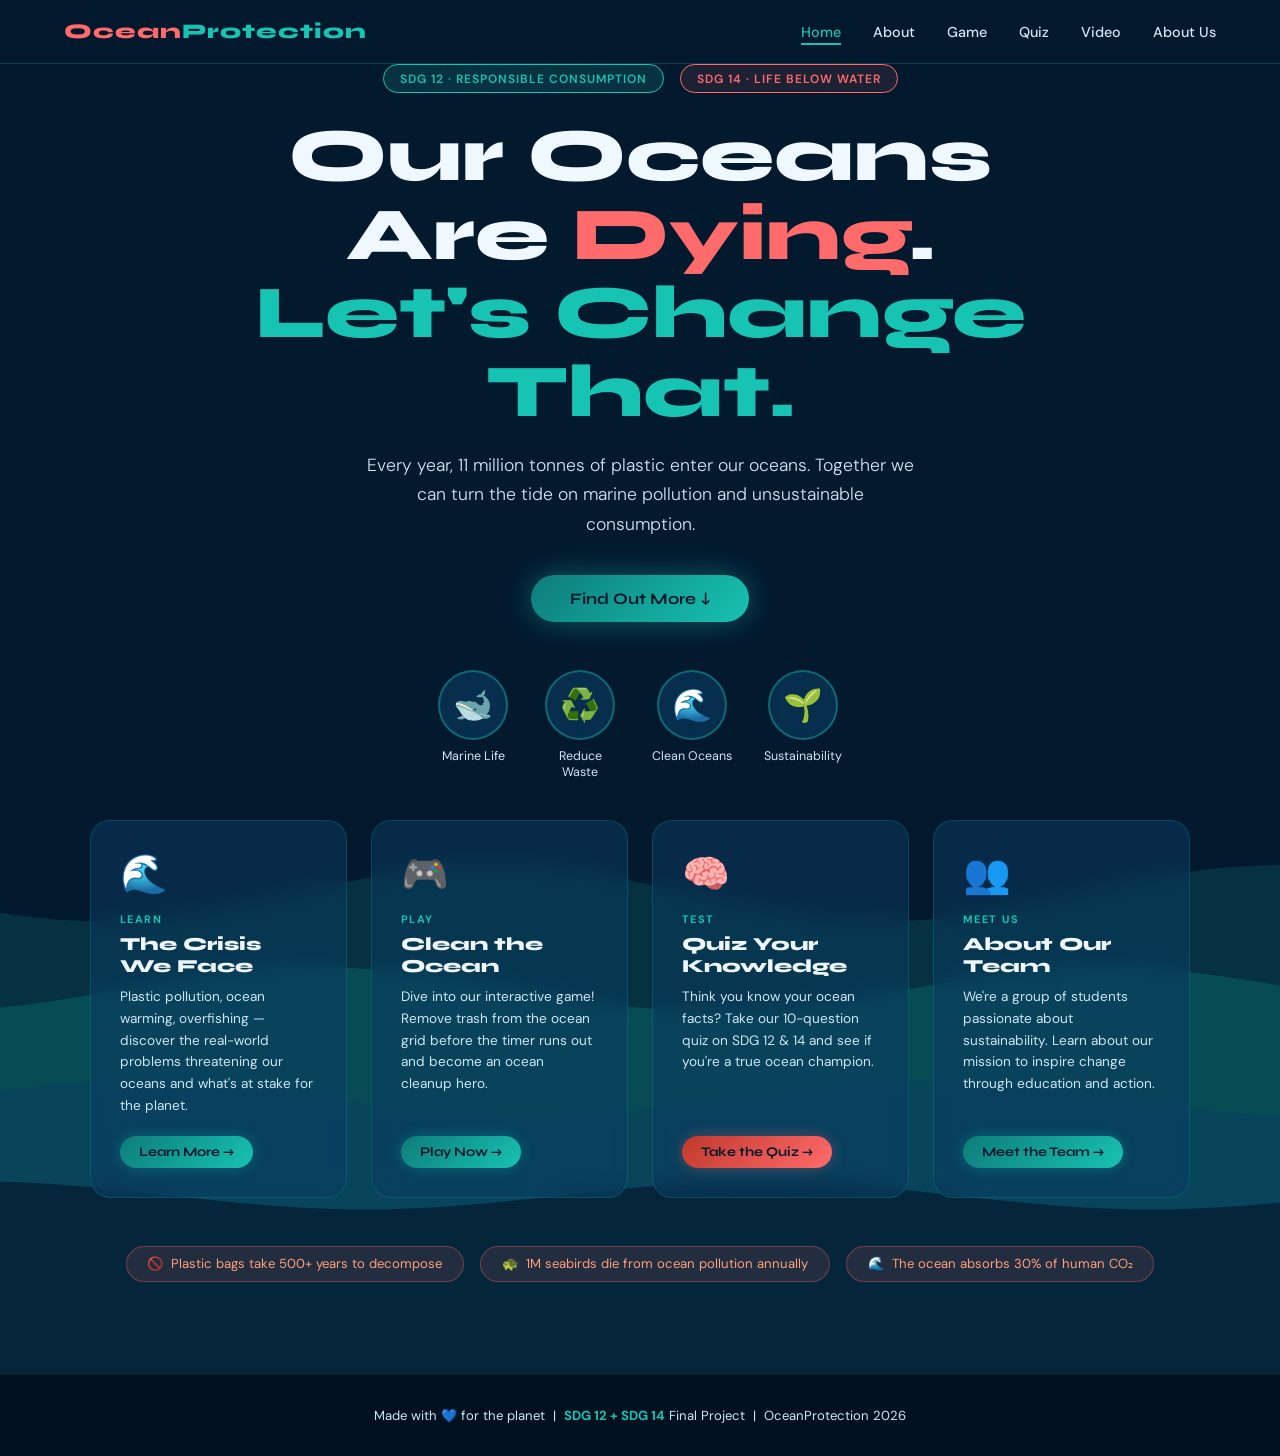
<file: index.html>
<!DOCTYPE html>
<html lang="en">
<head>
<meta charset="UTF-8">
<meta name="viewport" content="width=device-width, initial-scale=1.0">
<title>OceanProtection — SDG 12 & 14</title>
<link href="https://fonts.googleapis.com/css2?family=Syne:wght@400;600;700;800&family=DM+Sans:ital,wght@0,300;0,400;0,500;1,300&display=swap" rel="stylesheet">
<link rel="stylesheet" href="home.css">
</head>
<body>
 
<nav>
  <a href="index.html" class="nav-logo"><span>Ocean</span>Protection</a>
  <ul class="nav-links" id="navLinks">
    <li><a href="index.html" class="active">Home</a></li>
    <li><a href="about.html">About</a></li>
    <li><a href="game.html">Game</a></li>
    <li><a href="quiz.html">Quiz</a></li>
    <li><a href="video.html">Video</a></li>
    <li><a href="aboutus.html">About Us</a></li>
  </ul>
  <div class="nav-burger" onclick="document.getElementById('navLinks').classList.toggle('open')">
    <span></span><span></span><span></span>
  </div>
</nav>
 
<section id="home">
  <canvas id="wave-canvas"></canvas>
 
  <!-- Hero -->
  <div class="home-content">
    <div class="sdg-badges">
      <div class="badge">SDG 12 · Responsible Consumption</div>
      <div class="badge coral">SDG 14 · Life Below Water</div>
    </div>
    <h1 class="home-title">
      Our Oceans<br>Are <span class="accent2">Dying</span>.<br>
      <span class="accent">Let's Change That.</span>
    </h1>
    <p class="home-sub">Every year, 11 million tonnes of plastic enter our oceans. Together we can turn the tide on marine pollution and unsustainable consumption.</p>
    <a href="about.html" class="btn-primary">Find Out More ↓</a>
  </div>
 
  <!-- Floating icons -->
  <div class="icons-row">
    <div class="icon-item"><div class="icon-circle">🐋</div><div class="icon-label">Marine Life</div></div>
    <div class="icon-item"><div class="icon-circle">♻️</div><div class="icon-label">Reduce Waste</div></div>
    <div class="icon-item"><div class="icon-circle">🌊</div><div class="icon-label">Clean Oceans</div></div>
    <div class="icon-item"><div class="icon-circle">🌱</div><div class="icon-label">Sustainability</div></div>
  </div>
 

 
  <!-- Section preview cards -->
  <div class="sections-grid">
    <div class="section-card">
      <div class="sc-icon">🌊</div>
      <div class="sc-tag">Learn</div>
      <div class="sc-title">The Crisis We Face</div>
      <div class="sc-desc">Plastic pollution, ocean warming, overfishing — discover the real-world problems threatening our oceans and what's at stake for the planet.</div>
      <a href="about.html" class="btn-learn">Learn More →</a>
    </div>
    <div class="section-card">
      <div class="sc-icon">🎮</div>
      <div class="sc-tag">Play</div>
      <div class="sc-title">Clean the Ocean</div>
      <div class="sc-desc">Dive into our interactive game! Remove trash from the ocean grid before the timer runs out and become an ocean cleanup hero.</div>
      <a href="game.html" class="btn-learn">Play Now →</a>
    </div>
    <div class="section-card">
      <div class="sc-icon">🧠</div>
      <div class="sc-tag">Test</div>
      <div class="sc-title">Quiz Your Knowledge</div>
      <div class="sc-desc">Think you know your ocean facts? Take our 10-question quiz on SDG 12 & 14 and see if you're a true ocean champion.</div>
      <a href="quiz.html" class="btn-learn coral-btn">Take the Quiz →</a>
    </div>
    <div class="section-card">
      <div class="sc-icon">👥</div>
      <div class="sc-tag">Meet Us</div>
      <div class="sc-title">About Our Team</div>
      <div class="sc-desc">We're a group of students passionate about sustainability. Learn about our mission to inspire change through education and action.</div>
      <a href="aboutus.html" class="btn-learn">Meet the Team →</a>
    </div>
  </div>
 
  <!-- Awareness pills -->
  <div class="awareness-strip">
    <div class="awareness-pill"><span>🚫</span> Plastic bags take 500+ years to decompose</div>
    <div class="awareness-pill"><span>🐢</span> 1M seabirds die from ocean pollution annually</div>
    <div class="awareness-pill"><span>🌊</span> The ocean absorbs 30% of human CO₂</div>
  </div>
</section>
 
<footer>
  <p>Made with 💙 for the planet &nbsp;|&nbsp; <strong>SDG 12 + SDG 14</strong> Final Project &nbsp;|&nbsp; OceanProtection 2026</p>
</footer>
 
<script src="home.js"></script>
</body>
</html>
</file>
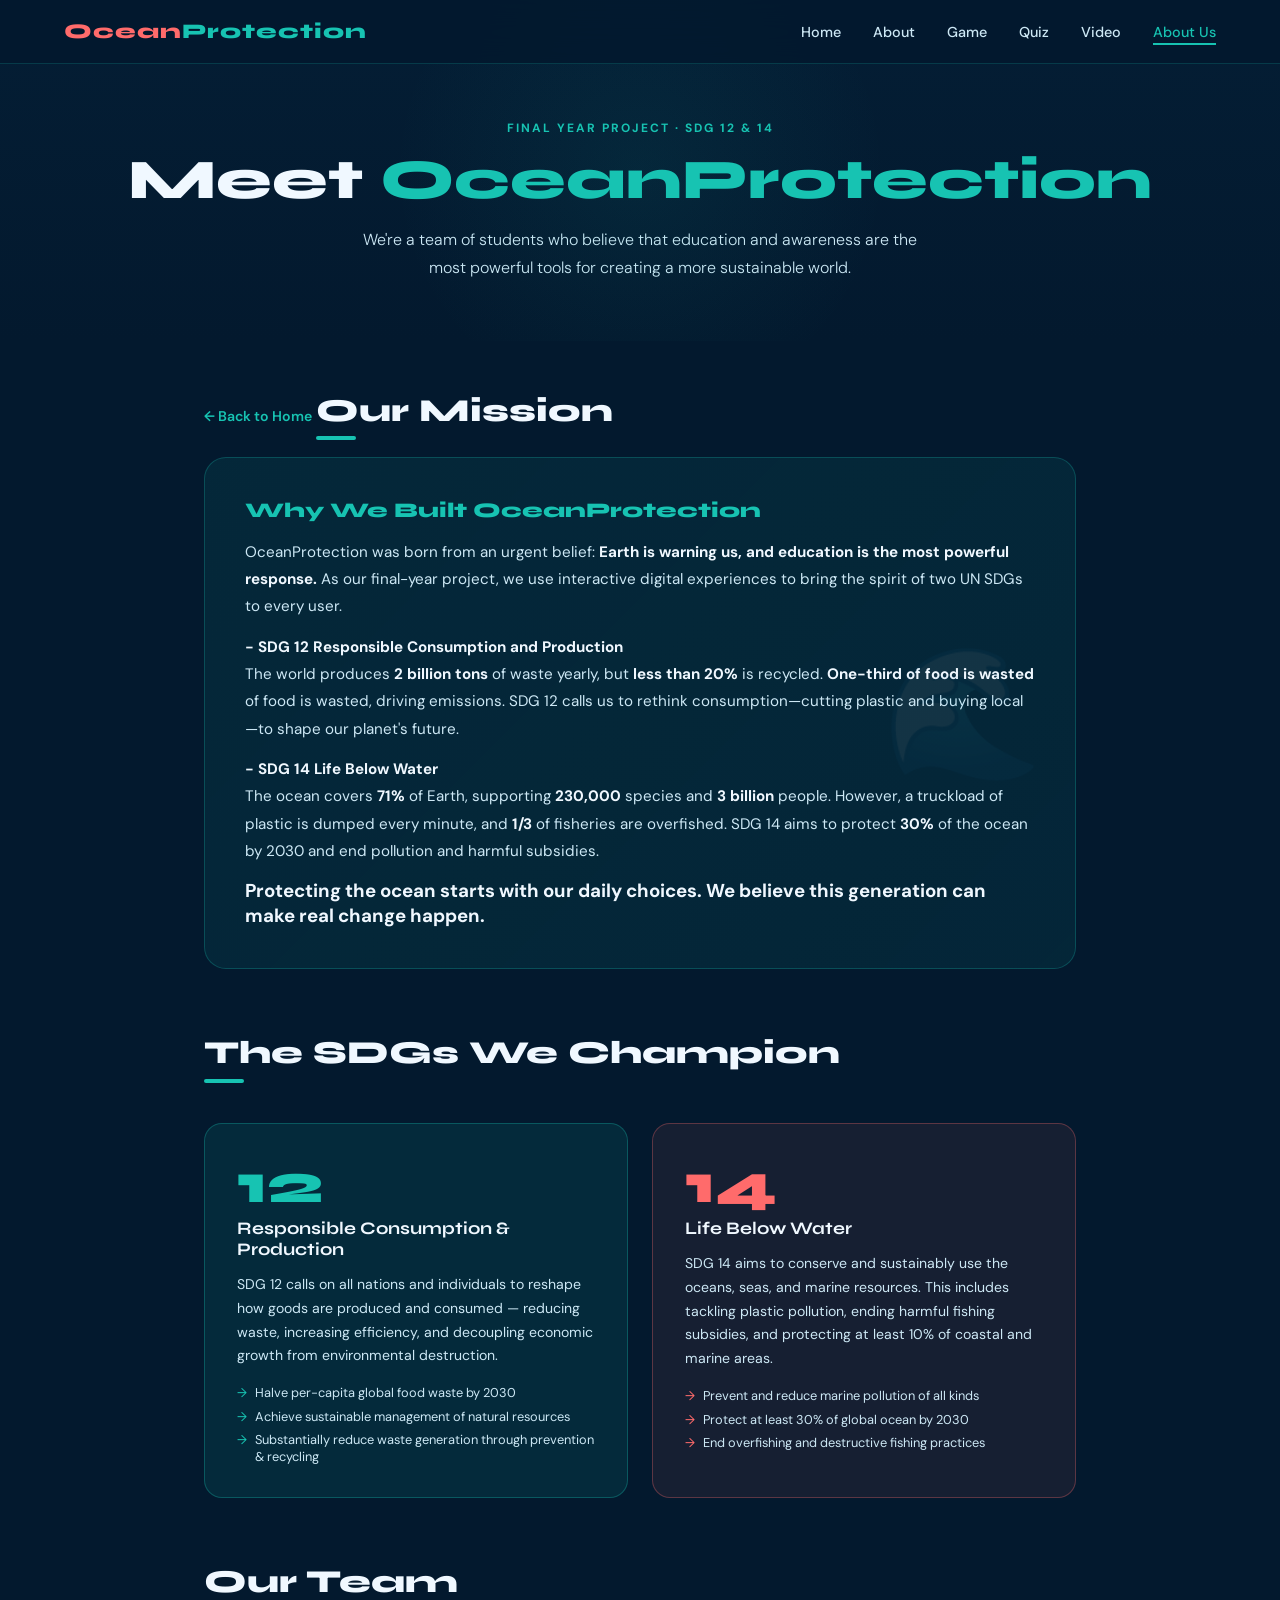
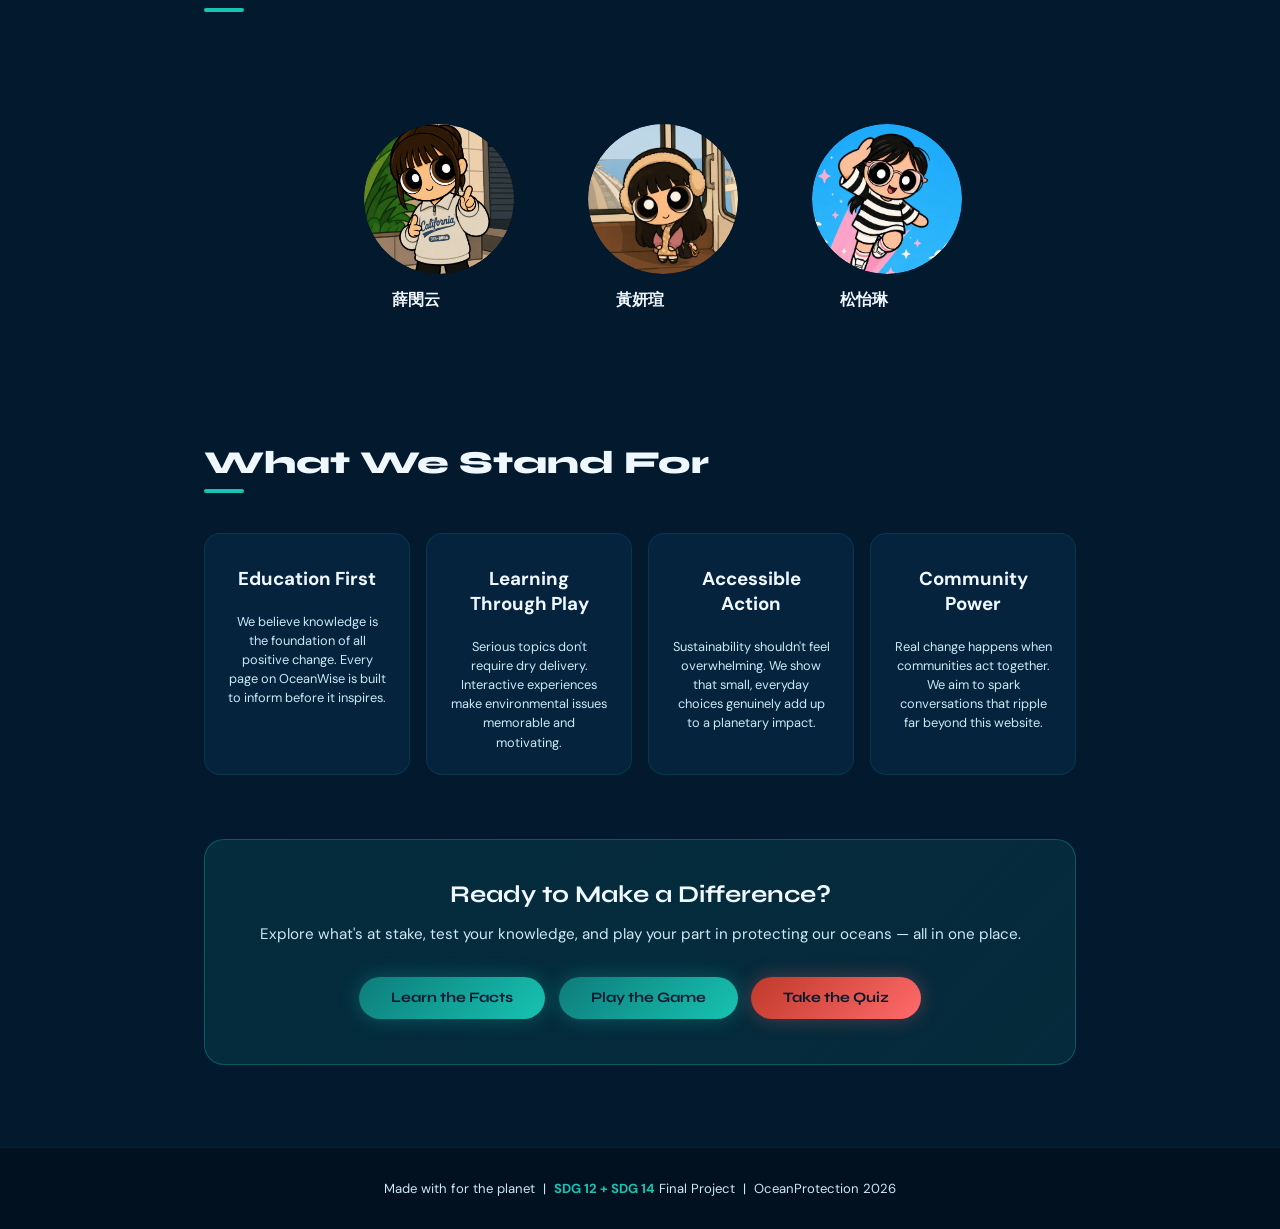
<file: aboutus.html>
<!DOCTYPE html>
<html lang="en">
<head>
<meta charset="UTF-8">
<meta name="viewport" content="width=device-width, initial-scale=1.0">
<title>About Us — OceanProtection</title>
<link href="https://fonts.googleapis.com/css2?family=Syne:wght@400;600;700;800&family=DM+Sans:ital,wght@0,300;0,400;0,500;1,300&display=swap" rel="stylesheet">
<link rel="stylesheet" href="aboutus.css">
</head>
<body>

<nav>
  <a href="index.html" class="nav-logo"><span>Ocean</span>Protection</a>
  <ul class="nav-links" id="navLinks">
    <li><a href="index.html">Home</a></li>
    <li><a href="about.html">About</a></li>
    <li><a href="game.html">Game</a></li>
    <li><a href="quiz.html">Quiz</a></li>
    <li><a href="video.html">Video</a></li>
    <li><a href="aboutus.html" class="active">About Us</a></li>
  </ul>
  <div class="nav-burger" onclick="document.getElementById('navLinks').classList.toggle('open')">
    <span></span><span></span><span></span>
  </div>
</nav>

<div class="page-hero">
  <div class="page-tag">Final Year Project · SDG 12 & 14</div>
  <h1 class="page-title">Meet <span class="accent">OceanProtection</span></h1>
  <p class="page-subtitle">We're a team of students who believe that education and awareness are the most powerful tools for creating a more sustainable world.</p>
</div>

<div class="content">
  <a href="index.html" class="back-link">← Back to Home</a>
  <!-- Mission -->
  <div class="section-label">Our Mission</div>
  <div class="mission-wrap">
    <div class="mission-title"> Why We Built OceanProtection</div>
    <p>
      OceanProtection was born from an urgent belief:
     <strong>Earth is warning us, and education is the most powerful response.</strong>
      As our final-year project, we use interactive digital experiences to bring the spirit of two UN SDGs to every user.
    </p>
    <p>
      <strong>- SDG 12 Responsible Consumption and Production</strong><br>
      The world produces <strong>2 billion tons</strong>  of waste yearly,
      but <strong>less than 20%</strong>  is recycled. <strong>One-third of food is wasted</strong> of food is wasted,
      driving emissions. SDG 12 calls us to rethink consumption—cutting plastic 
      and buying local—to shape our planet's future.
    </p>
    <p>
      <strong>- SDG 14 Life Below Water</strong><br>
      The ocean covers <strong>71%</strong>  of Earth,
      supporting <strong>230,000</strong>  species and <strong>3 billion</strong>  people.
      However, a truckload of plastic is dumped every minute,
      and <strong>1/3</strong>  of fisheries are overfished.
      SDG 14 aims to protect <strong>30%</strong>  of the ocean by 2030 and end pollution and harmful subsidies.
    </p>
    <h3><strong>Protecting the ocean starts with our daily choices. We believe this generation can make real change happen.</strong></h3>
  </div>

  <!-- SDG cards -->
  <div class="section-label">The SDGs We Champion</div>
  <div class="sdg-wrap">
    <div class="sdg-card card12">
      <div class="sdg-num">12</div>
      <div class="sdg-name">Responsible Consumption & Production</div>
      <p>SDG 12 calls on all nations and individuals to reshape how goods are produced and consumed — reducing waste, increasing efficiency, and decoupling economic growth from environmental destruction.</p>
      <div class="sdg-targets">
        <div class="sdg-t">Halve per-capita global food waste by 2030</div>
        <div class="sdg-t">Achieve sustainable management of natural resources</div>
        <div class="sdg-t">Substantially reduce waste generation through prevention & recycling</div>
      </div>
    </div>
    <div class="sdg-card card14">
      <div class="sdg-num">14</div>
      <div class="sdg-name">Life Below Water</div>
      <p>SDG 14 aims to conserve and sustainably use the oceans, seas, and marine resources. This includes tackling plastic pollution, ending harmful fishing subsidies, and protecting at least 10% of coastal and marine areas.</p>
      <div class="sdg-targets">
        <div class="sdg-t">Prevent and reduce marine pollution of all kinds</div>
        <div class="sdg-t">Protect at least 30% of global ocean by 2030</div>
        <div class="sdg-t">End overfishing and destructive fishing practices</div>
      </div>
    </div>
  </div>

  <!-- Team -->
  <div class="section-label">Our Team </div>
  <div class="team-grid">
    <div class="team-card">
      <div class="avatar avatar-photo">
         <img src="Image03.jpg" alt="薛閔云">
        </div>
        <h3>薛閔云</h3>
    </div>
    <div class="team-card">
        <div class="avatar avatar-photo">
         <img src="Image02.jpg" alt="黃妍瑄">
        </div>
        <h3>黃妍瑄</h3>
    </div>
    <div class="team-card">
        <div class="avatar avatar-photo">
         <img src="Image01.jpg" alt="松怡琳">
        </div>
        <h3>松怡琳</h3>
    </div>
  </div>

  <!-- Values -->
  <div class="section-label">What We Stand For</div>
  <div class="values-grid">
    <div class="value-card">
      <div class="value-icon"></div>
      <h3>Education First</h3>
      <br>
      <p>We believe knowledge is the foundation of all positive change. Every page on OceanWise is built to inform before it inspires.</p>
    </div>
    <div class="value-card">
      <div class="value-icon"></div>
      <h3>Learning Through Play</h3>
      <br>
      <p>Serious topics don't require dry delivery. Interactive experiences make environmental issues memorable and motivating.</p>
    </div>
    <div class="value-card">
      <div class="value-icon"></div>
      <h3>Accessible Action</h3>
      <br>
      <p>Sustainability shouldn't feel overwhelming. We show that small, everyday choices genuinely add up to a planetary impact.</p>
    </div>
    <div class="value-card">
      <div class="value-icon"></div>
      <h3>Community Power</h3>
      <br>
      <p>Real change happens when communities act together. We aim to spark conversations that ripple far beyond this website.</p>
    </div>
  </div>

  <!-- CTA -->
  <div class="cta-box">
    <h3>Ready to Make a Difference? </h3>
    <p>Explore what's at stake, test your knowledge, and play your part in protecting our oceans — all in one place.</p>
    <a href="about.html" class="btn-cta"> Learn the Facts</a>
    <a href="game.html" class="btn-cta"> Play the Game</a>
    <a href="quiz.html" class="btn-cta coral"> Take the Quiz</a>
  </div>
</div>

<footer>
  <p>Made with  for the planet &nbsp;|&nbsp; <strong>SDG 12 + SDG 14</strong> Final Project &nbsp;|&nbsp; OceanProtection 2026</p>
</footer>

<script src="aboutus.js"></script>
</body>
</html>
</file>
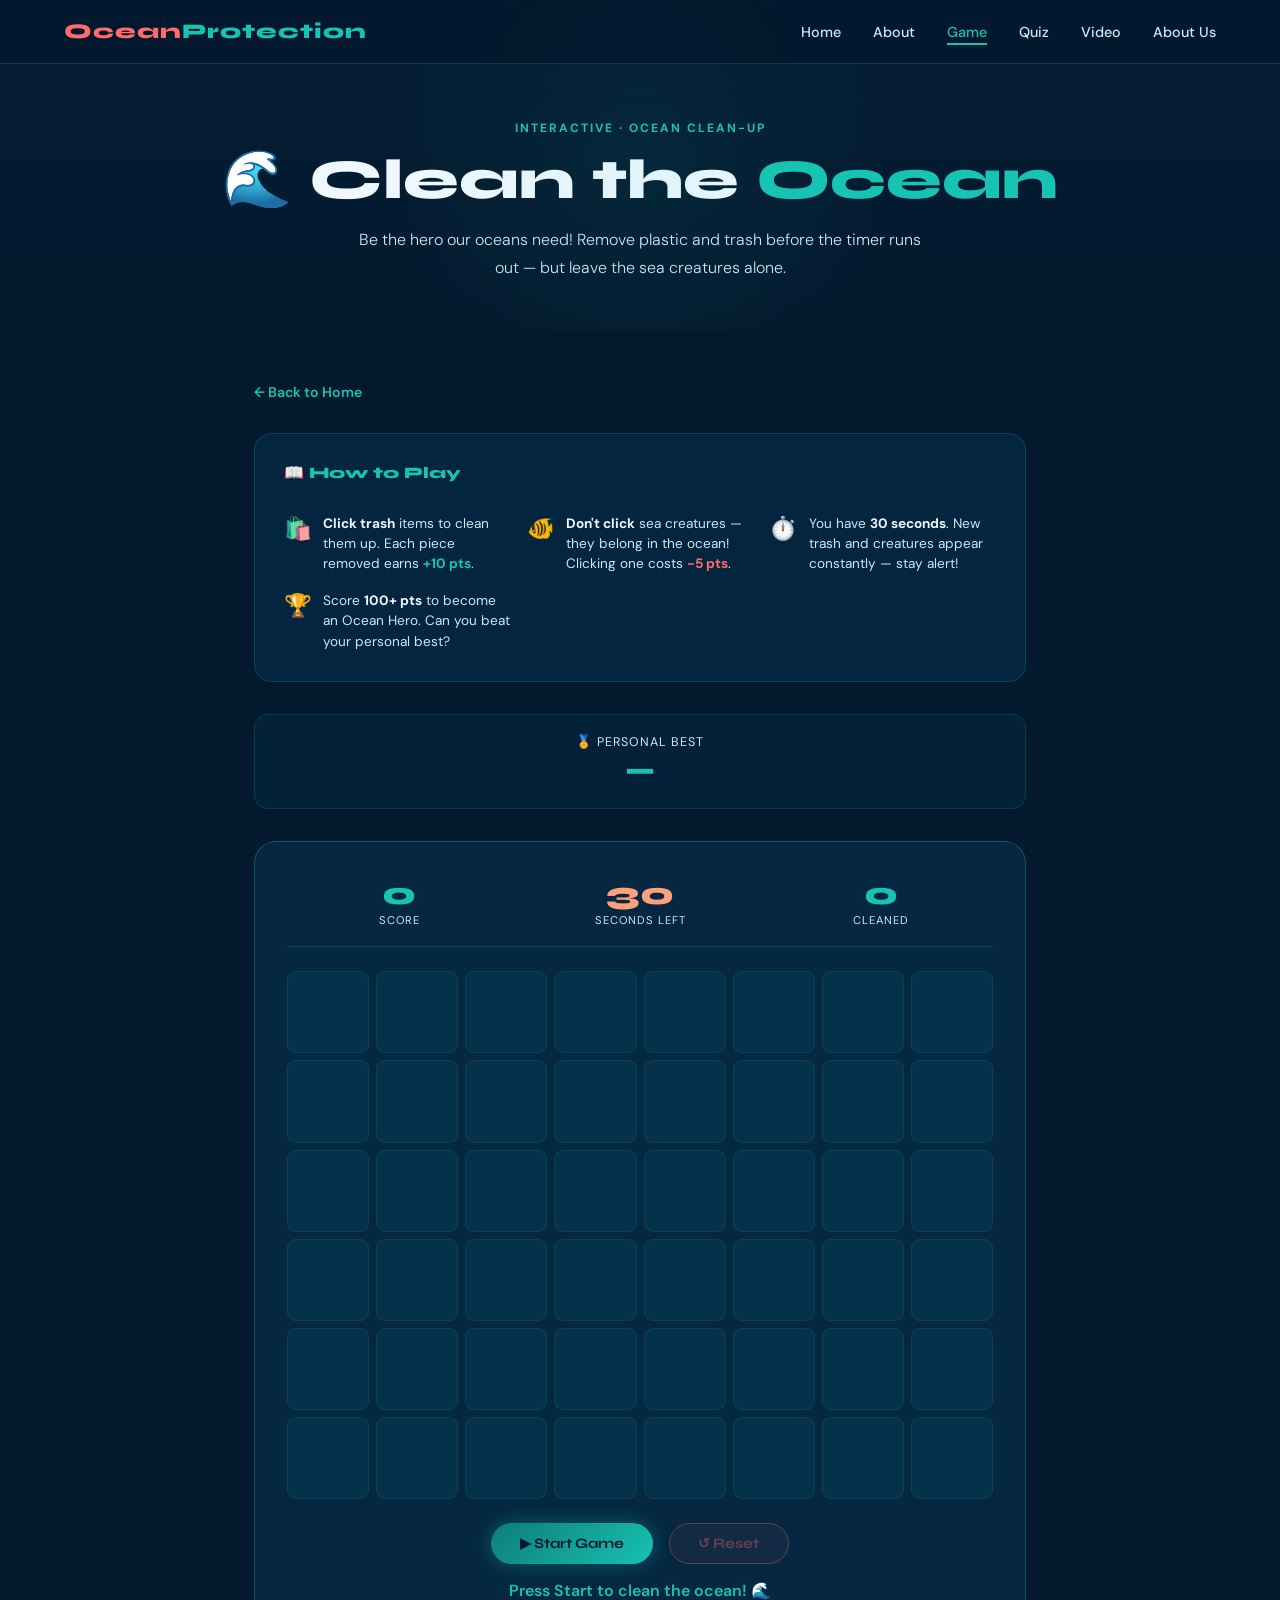
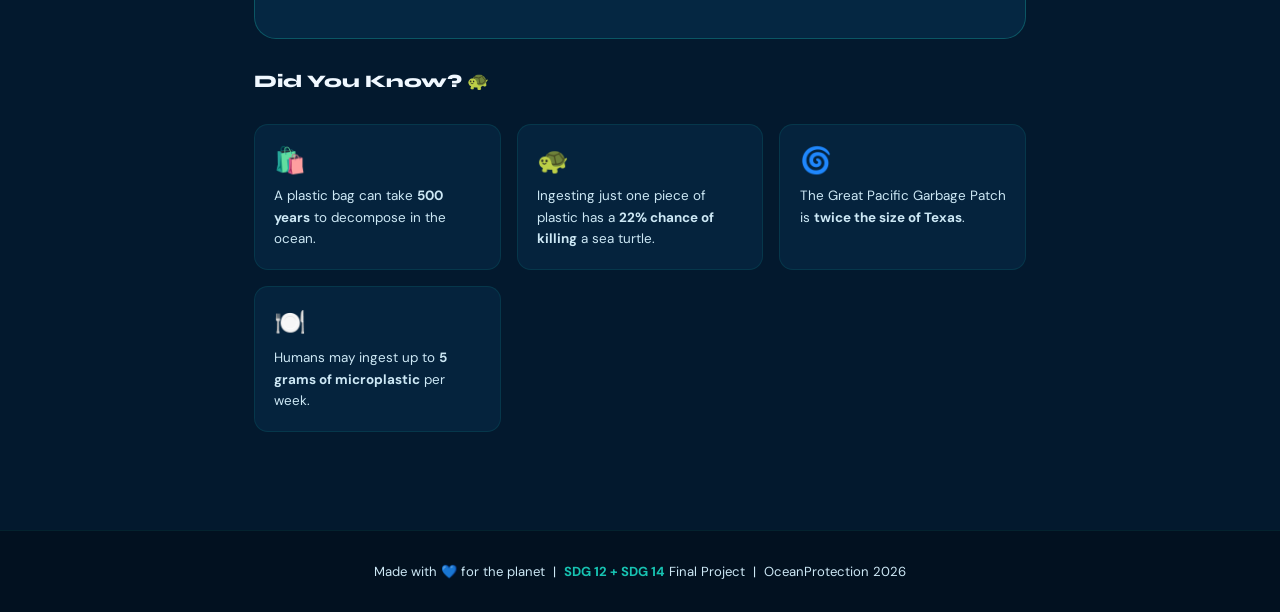
<file: game.html>
<!DOCTYPE html>
<html lang="en">
<head>
  <meta charset="UTF-8">
  <meta name="viewport" content="width=device-width, initial-scale=1.0">
  <title>Game — OceanProtection</title>
  <link href="https://fonts.googleapis.com/css2?family=Syne:wght@400;600;700;800&family=DM+Sans:ital,wght@0,300;0,400;0,500;1,300&display=swap" rel="stylesheet">
  <!-- CSS linked in <head> -->
  <link rel="stylesheet" href="game.css">
</head>
<body>

<nav>
  <a href="index.html" class="nav-logo"><span>Ocean</span>Protection</a>
  <ul class="nav-links" id="navLinks">
    <li><a href="index.html">Home</a></li>
    <li><a href="about.html">About</a></li>
    <li><a href="game.html" class="active">Game</a></li>
    <li><a href="quiz.html">Quiz</a></li>
    <li><a href="video.html">Video</a></li>
    <li><a href="aboutus.html">About Us</a></li>
  </ul>
  <div class="nav-burger" onclick="document.getElementById('navLinks').classList.toggle('open')">
    <span></span>
    <span></span>
    <span></span>
  </div>
</nav>

<div class="page-hero">
  <div class="page-tag">Interactive · Ocean Clean-Up</div>
  <h1 class="page-title">🌊 Clean the <span class="accent">Ocean</span></h1>
  <p class="page-subtitle">Be the hero our oceans need! Remove plastic and trash before the timer runs out — but leave the sea creatures alone.</p>
</div>

<div class="content">
  <a href="index.html" class="back-link">← Back to Home</a>

  <div class="how-to-play">
    <div class="htp-title">📖 How to Play</div>
    <div class="htp-item"><div class="htp-icon">🛍️</div><div class="htp-text"><strong>Click trash</strong> items to clean them up. Each piece removed earns <strong style="color:#17c3b2">+10 pts</strong>.</div></div>
    <div class="htp-item"><div class="htp-icon">🐠</div><div class="htp-text"><strong>Don't click</strong> sea creatures — they belong in the ocean! Clicking one costs <strong style="color:#ff6b6b">-5 pts</strong>.</div></div>
    <div class="htp-item"><div class="htp-icon">⏱️</div><div class="htp-text">You have <strong>30 seconds</strong>. New trash and creatures appear constantly — stay alert!</div></div>
    <div class="htp-item"><div class="htp-icon">🏆</div><div class="htp-text">Score <strong>100+ pts</strong> to become an Ocean Hero. Can you beat your personal best?</div></div>
  </div>

  <div class="best-score">
    <div class="label">🏅 Personal Best</div>
    <div class="val" id="bestDisplay">—</div>
  </div>

  <div id="game-area">
    <div class="game-hud">
      <div class="hud-item"><div class="hud-val" id="g-score">0</div><div class="hud-label">Score</div></div>
      <div class="hud-item timer" id="timerBox"><div class="hud-val" id="g-timer">30</div><div class="hud-label">Seconds Left</div></div>
      <div class="hud-item"><div class="hud-val" id="g-cleaned">0</div><div class="hud-label">Cleaned</div></div>
    </div>
    <div id="ocean-grid"></div>
    <div class="game-controls">
      <button class="btn-game btn-start" id="startBtn" onclick="startGame()">▶ Start Game</button>
      <button class="btn-game btn-reset" id="resetBtn" onclick="resetGame()" disabled>↺ Reset</button>
    </div>
    <div id="game-msg">Press Start to clean the ocean! 🌊</div>
  </div>

  <div style="font-family:'Syne',sans-serif;font-size:1.1rem;font-weight:800;margin-bottom:1rem;">Did You Know? 🐢</div>
  <div class="facts-grid">
    <div class="fact-card"><div class="fi">🛍️</div><p>A plastic bag can take <strong>500 years</strong> to decompose in the ocean.</p></div>
    <div class="fact-card"><div class="fi">🐢</div><p>Ingesting just one piece of plastic has a <strong>22% chance of killing</strong> a sea turtle.</p></div>
    <div class="fact-card"><div class="fi">🌀</div><p>The Great Pacific Garbage Patch is <strong>twice the size of Texas</strong>.</p></div>
    <div class="fact-card"><div class="fi">🍽️</div><p>Humans may ingest up to <strong>5 grams of microplastic</strong> per week.</p></div>
  </div>
</div>

<footer>
  <p>Made with 💙 for the planet &nbsp;|&nbsp; <strong>SDG 12 + SDG 14</strong> Final Project &nbsp;|&nbsp; OceanProtection 2026</p>
</footer>

<!-- JS at bottom of body so all HTML elements exist when script runs -->
<script src="game.js"></script>
</body>
</html>
</file>
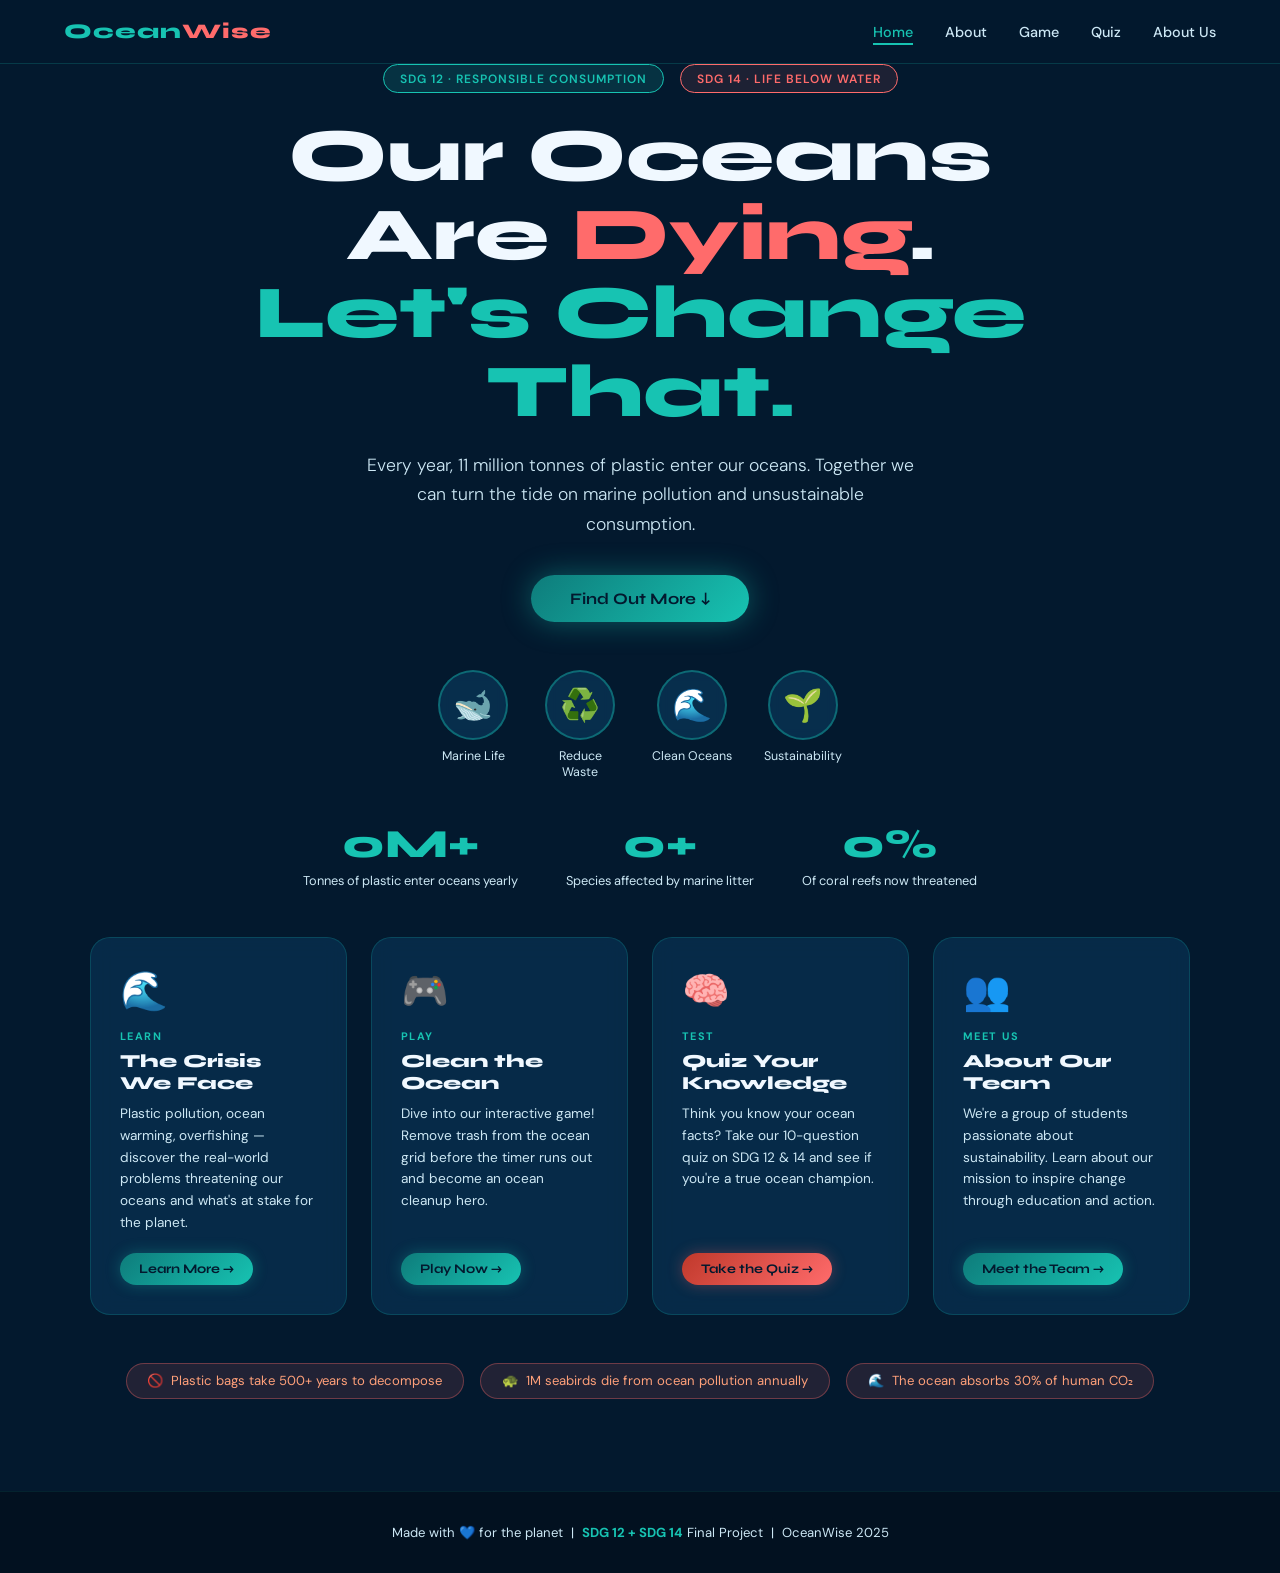
<file: home.html>
<!DOCTYPE html>
<html lang="en">
<head>
<meta charset="UTF-8">
<meta name="viewport" content="width=device-width, initial-scale=1.0">
<title>OceanWise — SDG 12 & 14</title>
<link href="https://fonts.googleapis.com/css2?family=Syne:wght@400;600;700;800&family=DM+Sans:ital,wght@0,300;0,400;0,500;1,300&display=swap" rel="stylesheet">
<link rel="stylesheet" href="home.css">
</head>
<body>
 
<nav>
  <a href="index.html" class="nav-logo">Ocean<span>Wise</span></a>
  <ul class="nav-links" id="navLinks">
    <li><a href="index.html" class="active">Home</a></li>
    <li><a href="about.html">About</a></li>
    <li><a href="game.html">Game</a></li>
    <li><a href="quiz.html">Quiz</a></li>
    <li><a href="aboutus.html">About Us</a></li>
  </ul>
  <div class="nav-burger" onclick="document.getElementById('navLinks').classList.toggle('open')">
    <span></span><span></span><span></span>
  </div>
</nav>
 
<section id="home">
  <canvas id="wave-canvas"></canvas>
 
  <!-- Hero -->
  <div class="home-content">
    <div class="sdg-badges">
      <div class="badge">SDG 12 · Responsible Consumption</div>
      <div class="badge coral">SDG 14 · Life Below Water</div>
    </div>
    <h1 class="home-title">
      Our Oceans<br>Are <span class="accent2">Dying</span>.<br>
      <span class="accent">Let's Change That.</span>
    </h1>
    <p class="home-sub">Every year, 11 million tonnes of plastic enter our oceans. Together we can turn the tide on marine pollution and unsustainable consumption.</p>
    <a href="about.html" class="btn-primary">Find Out More ↓</a>
  </div>
 
  <!-- Floating icons -->
  <div class="icons-row">
    <div class="icon-item"><div class="icon-circle">🐋</div><div class="icon-label">Marine Life</div></div>
    <div class="icon-item"><div class="icon-circle">♻️</div><div class="icon-label">Reduce Waste</div></div>
    <div class="icon-item"><div class="icon-circle">🌊</div><div class="icon-label">Clean Oceans</div></div>
    <div class="icon-item"><div class="icon-circle">🌱</div><div class="icon-label">Sustainability</div></div>
  </div>
 
  <!-- Counters -->
  <div class="counters">
    <div class="counter-item">
      <div><span class="counter-num" data-target="11">0</span><span class="counter-suffix">M+</span></div>
      <div class="counter-label">Tonnes of plastic enter oceans yearly</div>
    </div>
    <div class="counter-item">
      <div><span class="counter-num" data-target="700">0</span><span class="counter-suffix">+</span></div>
      <div class="counter-label">Species affected by marine litter</div>
    </div>
    <div class="counter-item">
      <div><span class="counter-num" data-target="50">0</span><span class="counter-suffix">%</span></div>
      <div class="counter-label">Of coral reefs now threatened</div>
    </div>
  </div>
 
  <!-- Section preview cards -->
  <div class="sections-grid">
    <div class="section-card">
      <div class="sc-icon">🌊</div>
      <div class="sc-tag">Learn</div>
      <div class="sc-title">The Crisis We Face</div>
      <div class="sc-desc">Plastic pollution, ocean warming, overfishing — discover the real-world problems threatening our oceans and what's at stake for the planet.</div>
      <a href="about.html" class="btn-learn">Learn More →</a>
    </div>
    <div class="section-card">
      <div class="sc-icon">🎮</div>
      <div class="sc-tag">Play</div>
      <div class="sc-title">Clean the Ocean</div>
      <div class="sc-desc">Dive into our interactive game! Remove trash from the ocean grid before the timer runs out and become an ocean cleanup hero.</div>
      <a href="game.html" class="btn-learn">Play Now →</a>
    </div>
    <div class="section-card">
      <div class="sc-icon">🧠</div>
      <div class="sc-tag">Test</div>
      <div class="sc-title">Quiz Your Knowledge</div>
      <div class="sc-desc">Think you know your ocean facts? Take our 10-question quiz on SDG 12 & 14 and see if you're a true ocean champion.</div>
      <a href="quiz.html" class="btn-learn coral-btn">Take the Quiz →</a>
    </div>
    <div class="section-card">
      <div class="sc-icon">👥</div>
      <div class="sc-tag">Meet Us</div>
      <div class="sc-title">About Our Team</div>
      <div class="sc-desc">We're a group of students passionate about sustainability. Learn about our mission to inspire change through education and action.</div>
      <a href="aboutus.html" class="btn-learn">Meet the Team →</a>
    </div>
  </div>
 
  <!-- Awareness pills -->
  <div class="awareness-strip">
    <div class="awareness-pill"><span>🚫</span> Plastic bags take 500+ years to decompose</div>
    <div class="awareness-pill"><span>🐢</span> 1M seabirds die from ocean pollution annually</div>
    <div class="awareness-pill"><span>🌊</span> The ocean absorbs 30% of human CO₂</div>
  </div>
</section>
 
<footer>
  <p>Made with 💙 for the planet &nbsp;|&nbsp; <strong>SDG 12 + SDG 14</strong> Final Project &nbsp;|&nbsp; OceanWise 2025</p>
</footer>
 
<script scr="home.js"></script>
</body>
</html>
</file>
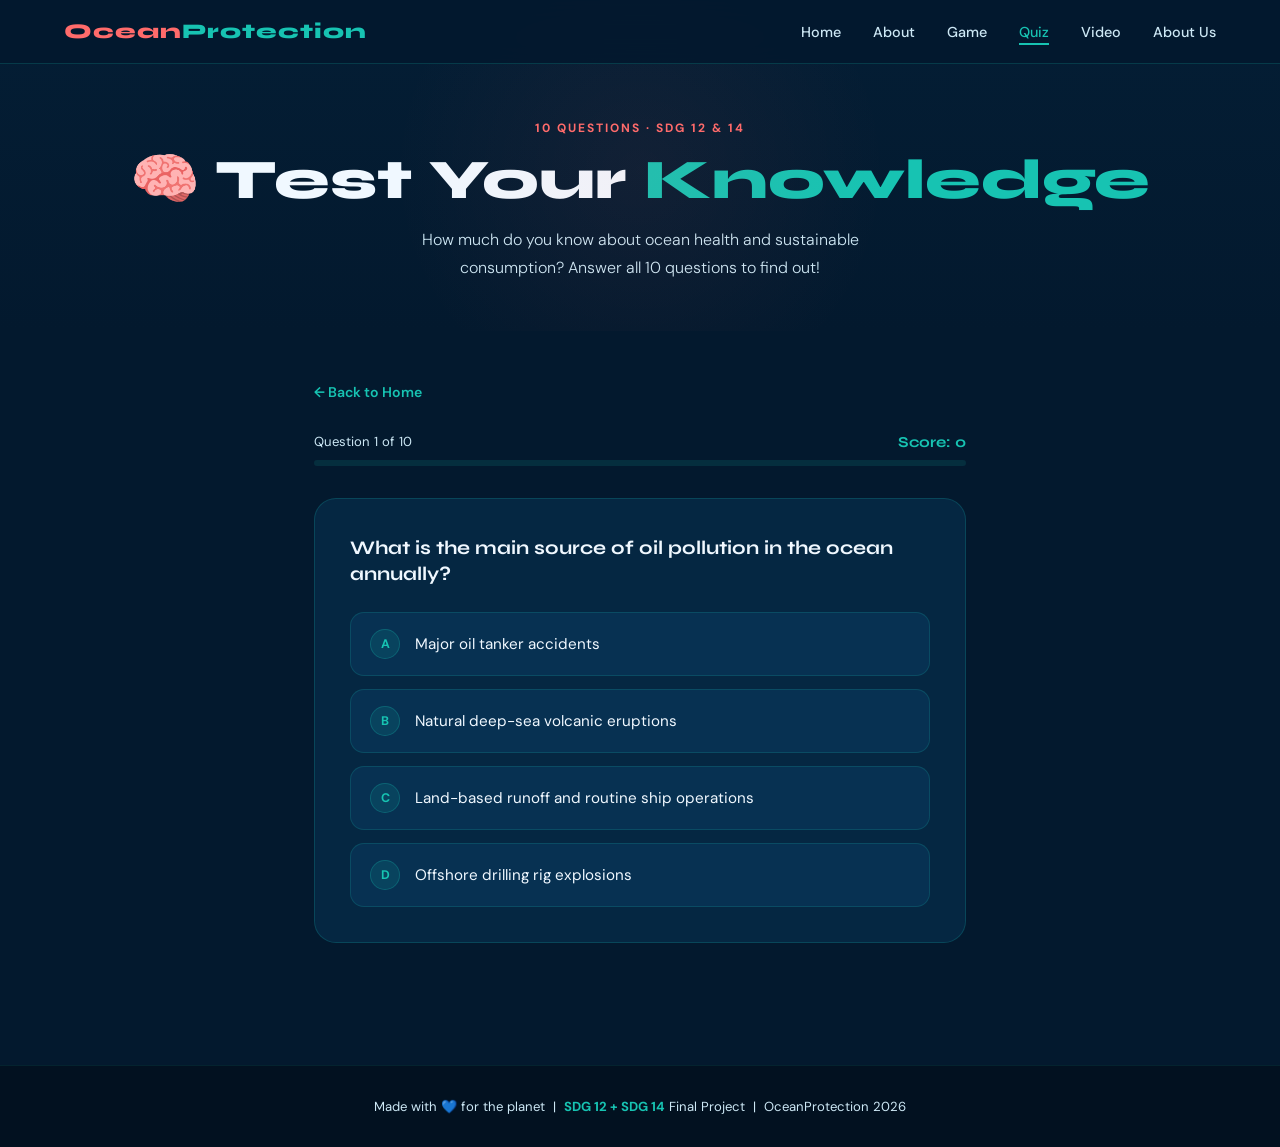
<file: quiz.html>
<!DOCTYPE html>
<html lang="en">
<head>
<meta charset="UTF-8">
<meta name="viewport" content="width=device-width, initial-scale=1.0">
<title>Quiz — OceanProtection</title>
<link href="https://fonts.googleapis.com/css2?family=Syne:wght@400;600;700;800&family=DM+Sans:ital,wght@0,300;0,400;0,500;1,300&display=swap" rel="stylesheet">
<link rel="stylesheet" href="quiz.css">
</head>
<body>

<nav>
  <a href="index.html" class="nav-logo"><span>Ocean</span>Protection</a>
  <ul class="nav-links" id="navLinks">
    <li><a href="index.html">Home</a></li>
    <li><a href="about.html">About</a></li>
    <li><a href="game.html">Game</a></li>
    <li><a href="quiz.html" class="active">Quiz</a></li>
    <li><a href="video.html">Video</a></li>
    <li><a href="aboutus.html">About Us</a></li>
  </ul>
  <div class="nav-burger" onclick="document.getElementById('navLinks').classList.toggle('open')">
    <span></span><span></span><span></span>
  </div>
</nav>

<div class="page-hero">
  <div class="page-tag">10 Questions · SDG 12 & 14</div>
  <h1 class="page-title">🧠 Test Your <span class="accent">Knowledge</span></h1>
  <p class="page-subtitle">How much do you know about ocean health and sustainable consumption? Answer all 10 questions to find out!</p>
</div>

<div class="content">
  <a href="index.html" class="back-link">← Back to Home</a>

  <!-- Quiz body -->
  <div id="quiz-body">
    <div class="quiz-meta">
      <span class="q-counter" id="qNum">Question 1 of 10</span>
      <span class="q-score-live" id="qScoreLive">Score: 0</span>
    </div>
    <div class="progress-bar"><div class="progress-fill" id="progressFill" style="width:0%"></div></div>

    <div class="quiz-card" id="quizCard">
      <div class="quiz-q" id="qText"></div>
      <div class="options" id="qOptions"></div>
      <div class="feedback" id="qFeedback"></div>
    </div>

    <button class="btn-next" id="btnNext" onclick="nextQuestion()">Next Question →</button>
  </div>

  <!-- Result -->
  <div id="quiz-result">
    <div class="result-card" id="resultCard">
      <div class="r-emoji" id="rEmoji"></div>
      <div class="r-title" id="rTitle"></div>
      <div class="r-score" id="rScore"></div>
      <div class="score-breakdown">
        <div class="sb-item correct"><div class="sb-num" id="sbCorrect">0</div><div class="sb-label">✅ Correct</div></div>
        <div class="sb-item wrong"><div class="sb-num" id="sbWrong">0</div><div class="sb-label">❌ Wrong</div></div>
        <div class="sb-item"><div class="sb-num" id="sbPct" style="color:var(--ocean-cyan)">0%</div><div class="sb-label">Accuracy</div></div>
      </div>
      <div class="r-msg" id="rMsg"></div>
      <div class="r-actions">
        <button class="btn-restart" onclick="restartQuiz()">↺ Try Again</button>
        <a href="about.html" class="btn-goto">📖 Learn More</a>
      </div>
    </div>
  </div>
</div>

<footer>
  <p>Made with 💙 for the planet &nbsp;|&nbsp; <strong>SDG 12 + SDG 14</strong> Final Project &nbsp;|&nbsp; OceanProtection 2026</p>
</footer>

<script src="quiz.js"></script>
</body>
</html>
</file>
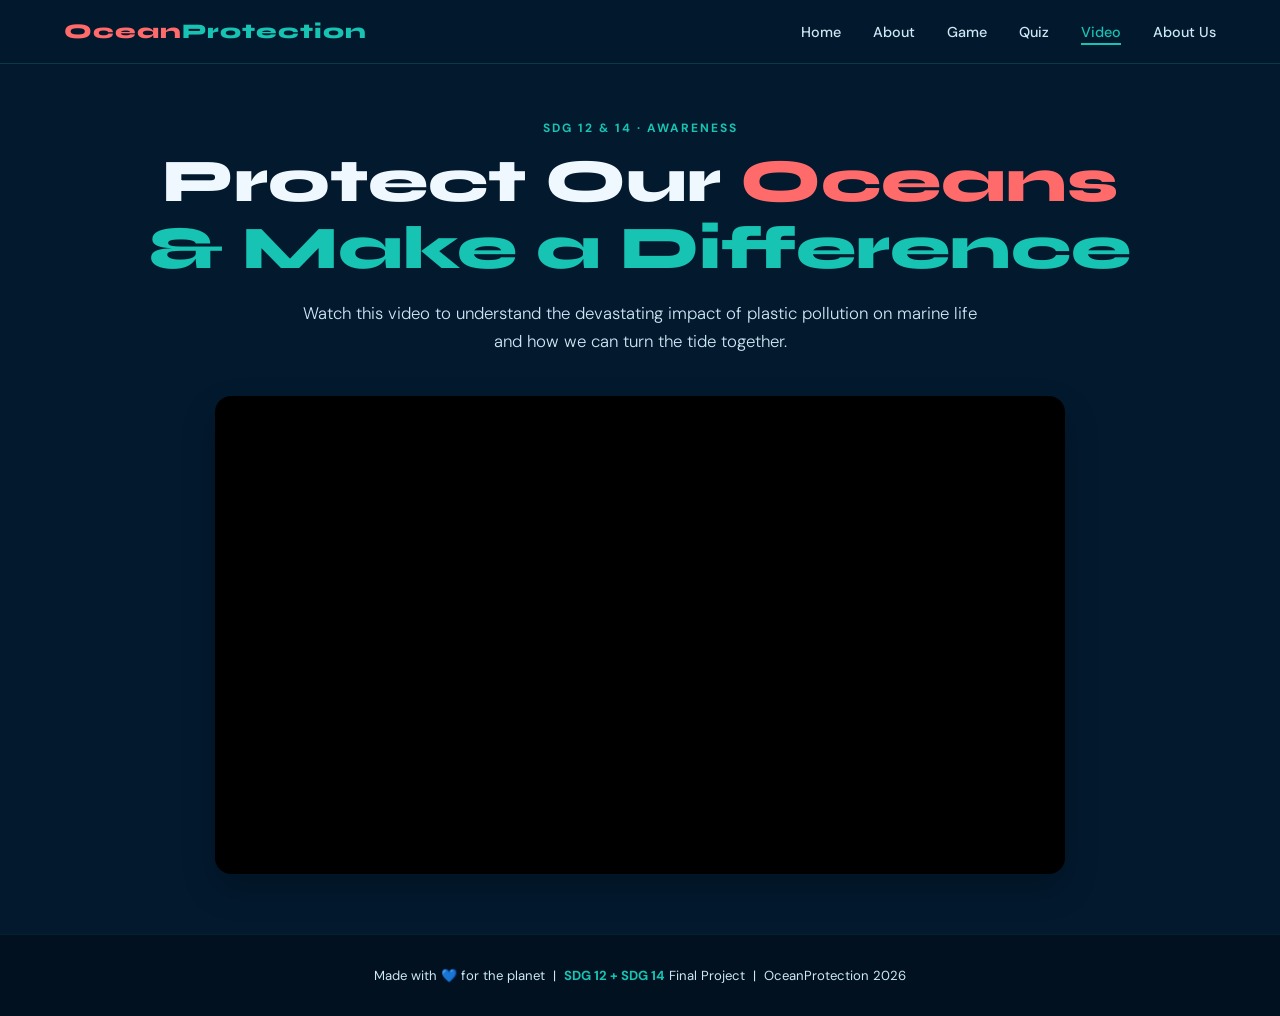
<file: video.html>
<!DOCTYPE html>
<html lang="en">
<head>
<meta charset="UTF-8">
<meta name="viewport" content="width=device-width, initial-scale=1.0">
<title>Ocean Protection — Video</title>
<link href="https://fonts.googleapis.com/css2?family=Syne:wght@400;600;700;800&family=DM+Sans:ital,wght@0,300;0,400;0,500;1,300&display=swap" rel="stylesheet">

<link rel="stylesheet" href="home.css"> 
<link rel="stylesheet" href="about.css">
</head>
<body>

<nav>
  <a href="index.html" class="nav-logo"><span>Ocean</span>Protection</a>
  <ul class="nav-links" id="navLinks">
    <li><a href="index.html">Home</a></li>
    <li><a href="about.html">About</a></li>
    <li><a href="game.html">Game</a></li>
    <li><a href="quiz.html">Quiz</a></li>
    <li><a href="video.html" class="active">Video</a></li>
    <li><a href="aboutus.html">About Us</a></li>
  </ul>
  <div class="nav-burger" onclick="document.getElementById('navLinks').classList.toggle('open')">
    <span></span><span></span><span></span>
  </div>
</nav>

<section id="video-page" style="padding: 120px 20px 60px; text-align: center; min-height: 80vh;">
  
  <div class="video-header" style="margin-bottom: 40px;">
    <div class="page-tag">SDG 12 & 14 · Awareness</div>
    <h1 class="page-title">Protect Our <span class="accent2">Oceans</span><br><span class="accent">& Make a Difference</span></h1>
    <p class="page-subtitle" style="margin: 0 auto; max-width: 680px;">Watch this video to understand the devastating impact of plastic pollution on marine life and how we can turn the tide together.</p>
  </div>

  <div class="video-container" style="max-width: 850px; margin: 0 auto; aspect-ratio: 16/9; background: #000; border-radius: 16px; overflow: hidden; box-shadow: 0 15px 35px rgba(0,0,0,0.2);">
    <iframe 
      width="100%" 
      height="100%" 
      src="https://www.youtube.com/embed/U1y6PWTA4Fw?si=7drjciZ0yEBtgs66" 
      title="YouTube video player" 
      frameborder="0" 
      allow="accelerometer; autoplay; clipboard-write; encrypted-media; gyroscope; picture-in-picture; web-share" 
      referrerpolicy="strict-origin-when-cross-origin" 
      allowfullscreen>
    </iframe>
  </div>

</section>

<footer>
  <p>Made with 💙 for the planet &nbsp;|&nbsp; <strong>SDG 12 + SDG 14</strong> Final Project &nbsp;|&nbsp; OceanProtection 2026</p>
</footer>

<script src="home.js"></script>
</body>
</html>
</file>
<file: home.css>
:root {
    --ocean-deep: #03192e;
    --ocean-mid: #0a3d62;
    --ocean-teal: #0e7c7b;
    --ocean-cyan: #17c3b2;
    --ocean-foam: #a8edea;
    --coral: #ff6b6b;
    --coral-light: #ffa07a;
    --white: #f0f8ff;
    --text-light: #cde8f5;
  }
  * { margin:0; padding:0; box-sizing:border-box; }
  html { scroll-behavior:smooth; }
  body { font-family:'DM Sans',sans-serif; background:var(--ocean-deep); color:var(--white); overflow-x:hidden; }
 
  /* NAV */
  nav {
    position:fixed; top:0; width:100%; z-index:1000;
    background:rgba(3,25,46,0.88); backdrop-filter:blur(14px);
    border-bottom:1px solid rgba(23,195,178,0.2);
    display:flex; align-items:center; justify-content:space-between;
    padding:0 5%; height:64px;
  }
  .nav-logo { font-family:'Syne',sans-serif; font-weight:800; font-size:1.3rem; color:var(--ocean-cyan); letter-spacing:1px; text-decoration:none; }
  .nav-logo span { color:var(--coral); }
  .nav-links { display:flex; gap:2rem; list-style:none; }
  .nav-links a { color:var(--text-light); text-decoration:none; font-size:.9rem; font-weight:500; position:relative; transition:color .3s; }
  .nav-links a::after { content:''; position:absolute; bottom:-4px; left:0; width:0; height:2px; background:var(--ocean-cyan); transition:width .3s; }
  .nav-links a:hover, .nav-links a.active { color:var(--ocean-cyan); }
  .nav-links a:hover::after, .nav-links a.active::after { width:100%; }
  .nav-burger { display:none; flex-direction:column; gap:5px; cursor:pointer; }
  .nav-burger span { width:26px; height:2px; background:var(--ocean-cyan); border-radius:2px; }
 
  /* HERO */
  #home {
    position:relative; overflow:hidden; min-height:100vh;
    display:flex; flex-direction:column;
    align-items:center; justify-content:center;
    padding:64px 5% 60px;
  }
  #wave-canvas { position:absolute; bottom:0; left:0; width:100%; height:100%; z-index:0; }
 
  .home-content { position:relative; z-index:2; text-align:center; max-width:820px; }
 
  .sdg-badges { display:flex; gap:1rem; justify-content:center; margin-bottom:1.5rem; flex-wrap:wrap; }
  .badge {
    background:rgba(23,195,178,0.15); border:1px solid var(--ocean-cyan);
    border-radius:30px; padding:.35rem 1rem; font-size:.75rem; font-weight:600;
    letter-spacing:1px; color:var(--ocean-cyan); text-transform:uppercase;
  }
  .badge.coral { border-color:var(--coral); color:var(--coral); background:rgba(255,107,107,0.1); }
 
.home-title {
  font-family:'Syne',sans-serif;
  font-size: calc(clamp(2.8rem, 7vw, 5.5rem) * 0.85);
  font-weight:800; line-height:1.05; margin-bottom:1.2rem;
}
  .home-title .accent { color:var(--ocean-cyan); }
  .home-title .accent2 { color:var(--coral); }
 
  .home-sub {
    font-size:1.1rem; color:var(--text-light);
    max-width:560px; margin:0 auto 2.2rem; line-height:1.7; font-weight:300;
  }
 
  .btn-primary {
    display:inline-block;
    background:linear-gradient(135deg,var(--ocean-teal),var(--ocean-cyan));
    color:var(--ocean-deep); padding:.85rem 2.4rem;
    border-radius:50px; font-weight:700; font-size:1rem;
    cursor:pointer; border:none; text-decoration:none;
    box-shadow:0 0 30px rgba(23,195,178,0.4);
    transition:transform .2s, box-shadow .2s;
    font-family:'Syne',sans-serif;
  }
  .btn-primary:hover { transform:translateY(-3px); box-shadow:0 0 50px rgba(23,195,178,0.6); }
 
  /* Icons */
  .icons-row { display:flex; justify-content:center; gap:2rem; margin:3rem 0 2.5rem; flex-wrap:wrap; position:relative; z-index:2; }
  .icon-item { display:flex; flex-direction:column; align-items:center; gap:.5rem; animation:float 4s ease-in-out infinite; }
  .icon-item:nth-child(2) { animation-delay:.8s; }
  .icon-item:nth-child(3) { animation-delay:1.6s; }
  .icon-item:nth-child(4) { animation-delay:2.4s; }
  @keyframes float { 0%,100%{transform:translateY(0)} 50%{transform:translateY(-10px)} }
  .icon-circle {
    width:70px; height:70px; border-radius:50%;
    display:flex; align-items:center; justify-content:center; font-size:2rem;
    border:2px solid rgba(23,195,178,0.4); background:rgba(10,61,98,0.6); backdrop-filter:blur(6px);
  }
  .icon-label { font-size:.78rem; color:var(--text-light); text-align:center; max-width:80px; }
 
  /* Counters */
  .counters { display:flex; justify-content:center; gap:3rem; flex-wrap:wrap; margin-bottom:3rem; position:relative; z-index:2; }
  .counter-item { text-align:center; }
  .counter-num { font-family:'Syne',sans-serif; font-size:2.5rem; font-weight:800; color:var(--ocean-cyan); line-height:1; }
  .counter-suffix { color:var(--ocean-cyan); font-family:'Syne',sans-serif; font-size:2.5rem; font-weight:800; }
  .counter-label { font-size:.8rem; color:var(--text-light); margin-top:.25rem; }
 
  /* Section preview cards */
  .sections-grid {
    display:grid; grid-template-columns:repeat(auto-fit,minmax(240px,1fr));
    gap:1.5rem; margin-bottom:3rem; position:relative; z-index:2; max-width:1100px; width:100%;
  }
  .section-card {
    background:rgba(10,61,98,0.5); border:1px solid rgba(23,195,178,0.2);
    border-radius:20px; padding:1.8rem;
    backdrop-filter:blur(10px);
    transition:transform .3s, border-color .3s, box-shadow .3s;
    display:flex; flex-direction:column;
  }
  .section-card:hover { transform:translateY(-8px); border-color:var(--ocean-cyan); box-shadow:0 20px 40px rgba(23,195,178,0.1); }
  .sc-icon { font-size:2.4rem; margin-bottom:.8rem; }
  .sc-tag { font-size:.68rem; font-weight:700; letter-spacing:1.5px; text-transform:uppercase; color:var(--ocean-cyan); margin-bottom:.4rem; }
  .sc-title { font-family:'Syne',sans-serif; font-size:1.15rem; font-weight:800; margin-bottom:.6rem; }
  .sc-desc { font-size:.85rem; color:var(--text-light); line-height:1.6; flex:1; margin-bottom:1.2rem; }
  .btn-learn {
    display:inline-flex; align-items:center; gap:.4rem;
    color:var(--ocean-deep); background:linear-gradient(135deg,var(--ocean-teal),var(--ocean-cyan));
    font-size:.82rem; font-weight:700; font-family:'Syne',sans-serif;
    padding:.5rem 1.2rem; border-radius:50px; text-decoration:none;
    width:fit-content; transition:transform .2s, box-shadow .2s;
    box-shadow:0 0 15px rgba(23,195,178,0.3);
  }
  .btn-learn:hover { transform:translateX(4px); box-shadow:0 0 25px rgba(23,195,178,0.5); }
  .btn-learn.coral-btn { background:linear-gradient(135deg,#c0392b,var(--coral)); box-shadow:0 0 15px rgba(255,107,107,0.3); }
  .btn-learn.coral-btn:hover { box-shadow:0 0 25px rgba(255,107,107,0.5); }
 
  /* Awareness strip */
  .awareness-strip {
    display:flex; gap:1rem; justify-content:center;
    flex-wrap:wrap; position:relative; z-index:2; margin-bottom:2rem;
  }
  .awareness-pill {
    background:rgba(255,107,107,0.12); border:1px solid rgba(255,107,107,0.35);
    border-radius:50px; padding:.55rem 1.3rem;
    font-size:.82rem; color:var(--coral-light);
    display:flex; align-items:center; gap:.5rem;
    animation:fadeSlide 1s ease both;
  }
  .awareness-pill:nth-child(2) { animation-delay:.2s; }
  .awareness-pill:nth-child(3) { animation-delay:.4s; }
  @keyframes fadeSlide { from{opacity:0;transform:translateY(10px)} to{opacity:1;transform:translateY(0)} }
 
  /* Footer */
  footer { background:rgba(0,0,0,0.3); text-align:center; padding:2rem; font-size:.82rem; color:var(--text-light); border-top:1px solid rgba(23,195,178,0.1); }
  footer strong { color:var(--ocean-cyan); }
 
  ::-webkit-scrollbar { width:6px; }
  ::-webkit-scrollbar-track { background:var(--ocean-deep); }
  ::-webkit-scrollbar-thumb { background:var(--ocean-teal); border-radius:3px; }
 
  @media (max-width:640px) {
    .nav-links { display:none; flex-direction:column; position:absolute; top:64px; left:0; width:100%; background:rgba(3,25,46,.97); padding:1rem; gap:1rem; }
    .nav-links.open { display:flex; }
    .nav-burger { display:flex; }
  }
</file>
<file: aboutus.css>
:root {
    --ocean-deep:#03192e; --ocean-mid:#0a3d62; --ocean-teal:#0e7c7b;
    --ocean-cyan:#17c3b2; --coral:#ff6b6b; --coral-light:#ffa07a;
    --white:#f0f8ff; --text-light:#cde8f5;
  }
  * { margin:0; padding:0; box-sizing:border-box; }
  body { font-family:'DM Sans',sans-serif; background:var(--ocean-deep); color:var(--white); overflow-x:hidden; }

  nav {
    position:fixed; top:0; width:100%; z-index:1000;
    background:rgba(3,25,46,0.88); backdrop-filter:blur(14px);
    border-bottom:1px solid rgba(23,195,178,0.2);
    display:flex; align-items:center; justify-content:space-between;
    padding:0 5%; height:64px;
  }
  .nav-logo { font-family:'Syne',sans-serif; font-weight:800; font-size:1.3rem; color:var(--ocean-cyan); letter-spacing:1px; text-decoration:none; }
  .nav-logo span { color:var(--coral); }
  .nav-links { display:flex; gap:2rem; list-style:none; }
  .nav-links a { color:var(--text-light); text-decoration:none; font-size:.9rem; font-weight:500; position:relative; transition:color .3s; }
  .nav-links a::after { content:''; position:absolute; bottom:-4px; left:0; width:0; height:2px; background:var(--ocean-cyan); transition:width .3s; }
  .nav-links a:hover, .nav-links a.active { color:var(--ocean-cyan); }
  .nav-links a:hover::after, .nav-links a.active::after { width:100%; }
  .nav-burger { display:none; flex-direction:column; gap:5px; cursor:pointer; }
  .nav-burger span { width:26px; height:2px; background:var(--ocean-cyan); border-radius:2px; }

  .page-hero {
    padding:120px 5% 60px; text-align:center;
    background:linear-gradient(180deg,#041e35 0%,var(--ocean-deep) 100%);
    position:relative; overflow:hidden;
  }
  .page-hero::before {
    content:''; position:absolute; top:-80px; left:50%; transform:translateX(-50%);
    width:500px; height:500px; border-radius:50%;
    background:radial-gradient(circle,rgba(23,195,178,0.07) 0%,transparent 70%);
  }
  .page-tag { font-size:.75rem; font-weight:700; letter-spacing:2px; text-transform:uppercase; color:var(--ocean-cyan); margin-bottom:.8rem; }
  .page-title { font-family:'Syne',sans-serif; font-size:clamp(2.2rem,5vw,3.5rem); font-weight:800; line-height:1.1; margin-bottom:1rem; }
  .page-title .accent { color:var(--ocean-cyan); }
  .page-subtitle { font-size:1rem; color:var(--text-light); max-width:560px; margin:0 auto; line-height:1.7; font-weight:300; }

  .content { max-width:1000px; margin:0 auto; padding:50px 5%; }
  .back-link { display:inline-flex; align-items:center; gap:.4rem; color:var(--ocean-cyan); text-decoration:none; font-size:.88rem; font-weight:600; margin-bottom:2rem; transition:gap .2s; }
  .back-link:hover { gap:.8rem; }

  .section-label { font-family:'Syne',sans-serif; font-size:clamp(1.4rem,3vw,2rem); font-weight:800; margin-bottom:1rem; position:relative; display:inline-block; }
  .section-label::after { content:''; display:block; width:40px; height:4px; background:var(--ocean-cyan); border-radius:2px; margin-top:.4rem; }

  /* Mission */
  .mission-wrap {
    background:linear-gradient(135deg,rgba(14,124,123,0.15),rgba(23,195,178,0.08));
    border:1px solid rgba(23,195,178,0.25); border-radius:22px;
    padding:2.5rem; margin-bottom:4rem; position:relative; overflow:hidden;
  }
  .mission-wrap::before {
    content:'🌊'; position:absolute; right:2rem; top:50%; transform:translateY(-50%);
    font-size:8rem; opacity:.06; pointer-events:none;
  }
  .mission-title { font-family:'Syne',sans-serif; font-size:1.3rem; font-weight:800; color:var(--ocean-cyan); margin-bottom:1rem; }
  .mission-wrap p { color:var(--text-light); line-height:1.8; font-size:.95rem; margin-bottom:.8rem; }
  .mission-wrap p:last-child { margin-bottom:0; }
  .mission-wrap strong { color:var(--white); }

  /* SDG cards */
  .sdg-wrap { display:flex; gap:1.5rem; flex-wrap:wrap; margin:1.5rem 0 4rem; }
  .sdg-card {
    flex:1; min-width:260px;
    border-radius:18px; padding:2rem;
    opacity:0; transform:translateY(24px);
    transition:opacity .5s, transform .5s;
  }
  .sdg-card.visible { opacity:1; transform:translateY(0); }
  .sdg-card.card12 { background:rgba(23,195,178,0.1); border:1px solid rgba(23,195,178,0.3); }
  .sdg-card.card14 { background:rgba(255,107,107,0.08); border:1px solid rgba(255,107,107,0.3); }
  .sdg-num { font-family:'Syne',sans-serif; font-size:3.5rem; font-weight:800; line-height:1; margin-bottom:.4rem; }
  .sdg-card.card12 .sdg-num { color:var(--ocean-cyan); }
  .sdg-card.card14 .sdg-num { color:var(--coral); }
  .sdg-name { font-family:'Syne',sans-serif; font-size:1.1rem; font-weight:700; margin-bottom:.8rem; }
  .sdg-card p { font-size:.88rem; color:var(--text-light); line-height:1.7; }
  .sdg-targets { margin-top:1rem; display:flex; flex-direction:column; gap:.4rem; }
  .sdg-t { font-size:.8rem; color:var(--text-light); display:flex; gap:.5rem; }
  .sdg-t::before { content:'→'; color:var(--ocean-cyan); flex-shrink:0; }
  .sdg-card.card14 .sdg-t::before { color:var(--coral); }
/*Team*/
  .team-grid {
  display:flex; gap:1.5rem; flex-wrap:wrap;
  justify-content:center; margin:2rem 0 4rem;
}
.team-card {
  background:none;border:none;
  border-radius:60px;padding:4rem 3rem;text-align:center;
  width:200px; opacity:0; transform:scale(.9);
  transition:
    opacity .5s,transform .5s;
}
.team-card.visible {
  opacity:1;
  transform:scale(1);
}
.team-card:hover {
  transform:translateY(-8px) scale(1.02);
}
.avatar {
  background:none;border:none;
  width:150px;height:150px;border-radius:50%;margin:0 auto 1rem;
  display:flex; align-items:center;justify-content:center;
  font-size:5rem;background:none;border:none;
}
  .avatar-photo {
    padding: 0;
    overflow: hidden;
  }
  .avatar-photo img {
    width: 100%;
    height: 100%;
    object-fit: cover;
    border-radius: 50%;
  }

  .team-card h3 { font-family:'Syne',sans-serif; font-size:1rem; margin-bottom:.3rem; }
  .team-role { font-size:.78rem; color:var(--ocean-cyan); font-weight:600; margin-bottom:.5rem; }
  .team-bio { font-size:.78rem; color:var(--text-light); line-height:1.5; }

  /* Values */
  .values-grid { display:grid; grid-template-columns:repeat(auto-fit,minmax(200px,1fr)); gap:1rem; margin:1.5rem 0 4rem; }
  .value-card {
    background:rgba(10,61,98,0.3); border:1px solid rgba(23,195,178,0.12);
    border-radius:16px; padding:1.4rem; text-align:center;
    opacity:0; transform:translateY(20px);
    transition:opacity .5s, transform .5s;
  }
  .value-card.visible { opacity:1; transform:translateY(0); }
  .value-icon { font-size:2rem; margin-bottom:.6rem; }
  .value-card h4 { font-family:'Syne',sans-serif; font-size:.95rem; margin-bottom:.4rem; }
  .value-card p { font-size:.8rem; color:var(--text-light); line-height:1.5; }

  /* CTA */
  .cta-box {
    background:linear-gradient(135deg,rgba(14,124,123,0.2),rgba(23,195,178,0.1));
    border:1px solid rgba(23,195,178,0.3); border-radius:20px;
    padding:2.5rem; text-align:center; margin-bottom:2rem;
  }
  .cta-box h3 { font-family:'Syne',sans-serif; font-size:1.5rem; margin-bottom:.8rem; }
  .cta-box p { color:var(--text-light); margin-bottom:1.5rem; font-size:.95rem; line-height:1.7; }
  .btn-cta {
    display:inline-block; background:linear-gradient(135deg,var(--ocean-teal),var(--ocean-cyan));
    color:var(--ocean-deep); padding:.8rem 2rem; border-radius:50px;
    font-weight:700; font-family:'Syne',sans-serif; text-decoration:none; font-size:.9rem;
    margin:.3rem; box-shadow:0 0 20px rgba(23,195,178,0.3); transition:transform .2s;
  }
  .btn-cta:hover { transform:translateY(-3px); }
  .btn-cta.coral { background:linear-gradient(135deg,#c0392b,var(--coral)); box-shadow:0 0 20px rgba(255,107,107,0.3); }

  footer { background:rgba(0,0,0,0.3); text-align:center; padding:2rem; font-size:.82rem; color:var(--text-light); border-top:1px solid rgba(23,195,178,0.1); }
  footer strong { color:var(--ocean-cyan); }

  ::-webkit-scrollbar { width:6px; }
  ::-webkit-scrollbar-track { background:var(--ocean-deep); }
  ::-webkit-scrollbar-thumb { background:var(--ocean-teal); border-radius:3px; }

  @media (max-width:640px) {
    .nav-links { display:none; flex-direction:column; position:absolute; top:64px; left:0; width:100%; background:rgba(3,25,46,.97); padding:1rem; gap:1rem; }
    .nav-links.open { display:flex; }
    .nav-burger { display:flex; }
  }
</file>
<file: game.css>
/* ── game.css ── */
:root {
  --ocean-deep: #03192e;
  --ocean-mid: #0a3d62;
  --ocean-teal: #0e7c7b;
  --ocean-cyan: #17c3b2;
  --coral: #ff6b6b;
  --coral-light: #ffa07a;
  --white: #f0f8ff;
  --text-light: #cde8f5;
}

* { margin: 0; padding: 0; box-sizing: border-box; }

body {
  font-family: 'DM Sans', sans-serif;
  background: var(--ocean-deep);
  color: var(--white);
  overflow-x: hidden;
}

/* ── NAV ── */
nav {
  position: fixed; top: 0; width: 100%; z-index: 1000;
  background: rgba(3,25,46,0.88);
  backdrop-filter: blur(14px);
  border-bottom: 1px solid rgba(23,195,178,0.2);
  display: flex; align-items: center; justify-content: space-between;
  padding: 0 5%; height: 64px;
}
.nav-logo {
  font-family: 'Syne', sans-serif; font-weight: 800; font-size: 1.3rem;
  color: var(--ocean-cyan); letter-spacing: 1px; text-decoration: none;
}
.nav-logo span { color: var(--coral); }
.nav-links { display: flex; gap: 2rem; list-style: none; }
.nav-links a {
  color: var(--text-light); text-decoration: none;
  font-size: .9rem; font-weight: 500;
  position: relative; transition: color .3s;
}
.nav-links a::after {
  content: ''; position: absolute; bottom: -4px; left: 0;
  width: 0; height: 2px; background: var(--ocean-cyan); transition: width .3s;
}
.nav-links a:hover,
.nav-links a.active { color: var(--ocean-cyan); }
.nav-links a:hover::after,
.nav-links a.active::after { width: 100%; }
.nav-burger { display: none; flex-direction: column; gap: 5px; cursor: pointer; }
.nav-burger span { width: 26px; height: 2px; background: var(--ocean-cyan); border-radius: 2px; }

/* ── PAGE HERO ── */
.page-hero {
  padding: 120px 5% 50px; text-align: center;
  background: linear-gradient(180deg, #041e35 0%, var(--ocean-deep) 100%);
  position: relative; overflow: hidden;
}
.page-hero::before {
  content: ''; position: absolute; top: -80px; left: 50%; transform: translateX(-50%);
  width: 500px; height: 500px; border-radius: 50%;
  background: radial-gradient(circle, rgba(23,195,178,0.07) 0%, transparent 70%);
}
.page-tag {
  font-size: .75rem; font-weight: 700; letter-spacing: 2px;
  text-transform: uppercase; color: var(--ocean-cyan); margin-bottom: .8rem;
}
.page-title {
  font-family: 'Syne', sans-serif;
  font-size: clamp(2.2rem, 5vw, 3.5rem);
  font-weight: 800; line-height: 1.1; margin-bottom: 1rem;
}
.page-title .accent { color: var(--ocean-cyan); }
.page-subtitle {
  font-size: 1rem; color: var(--text-light);
  max-width: 580px; margin: 0 auto; line-height: 1.7; font-weight: 300;
}

/* ── CONTENT WRAPPER ── */
.content { max-width: 900px; margin: 0 auto; padding: 50px 5%; }

.back-link {
  display: inline-flex; align-items: center; gap: .4rem;
  color: var(--ocean-cyan); text-decoration: none;
  font-size: .88rem; font-weight: 600; margin-bottom: 2rem; transition: gap .2s;
}
.back-link:hover { gap: .8rem; }

/* ── HOW TO PLAY ── */
.how-to-play {
  background: rgba(10,61,98,0.35);
  border: 1px solid rgba(23,195,178,0.2);
  border-radius: 18px; padding: 1.8rem; margin-bottom: 2rem;
  display: grid;
  grid-template-columns: repeat(auto-fit, minmax(200px, 1fr));
  gap: 1rem;
}
.htp-title {
  font-family: 'Syne', sans-serif; font-size: 1rem; font-weight: 800;
  margin-bottom: 1rem; color: var(--ocean-cyan); grid-column: 1 / -1;
}
.htp-item { display: flex; align-items: flex-start; gap: .7rem; }
.htp-icon { font-size: 1.4rem; flex-shrink: 0; }
.htp-text { font-size: .85rem; color: var(--text-light); line-height: 1.5; }
.htp-text strong { color: var(--white); }

/* ── PERSONAL BEST ── */
.best-score {
  background: rgba(10,61,98,0.25);
  border: 1px solid rgba(23,195,178,0.15);
  border-radius: 14px; padding: 1.2rem;
  text-align: center; margin-bottom: 2rem;
}
.best-score .label {
  font-size: .78rem; color: var(--text-light);
  letter-spacing: 1px; text-transform: uppercase;
}
.best-score .val {
  font-family: 'Syne', sans-serif;
  font-size: 2rem; font-weight: 800; color: var(--ocean-cyan);
}

/* ── GAME AREA ── */
#game-area {
  background: rgba(10,61,98,0.4);
  border: 1px solid rgba(23,195,178,0.3);
  border-radius: 22px; padding: 2rem; margin-bottom: 2rem;
}

/* HUD */
.game-hud {
  display: flex; justify-content: space-between; align-items: center;
  margin-bottom: 1.5rem; padding-bottom: 1.2rem;
  border-bottom: 1px solid rgba(23,195,178,0.2);
  flex-wrap: wrap; gap: 1rem;
}
.hud-item { text-align: center; flex: 1; }
.hud-val {
  font-family: 'Syne', sans-serif;
  font-size: 2rem; font-weight: 800; color: var(--ocean-cyan);
}
.hud-label {
  font-size: .7rem; color: var(--text-light);
  text-transform: uppercase; letter-spacing: 1px;
}
.hud-item.timer .hud-val { color: var(--coral-light); }
.hud-item.timer.urgent .hud-val {
  color: var(--coral);
  animation: pulse .5s ease infinite;
}
@keyframes pulse {
  0%, 100% { transform: scale(1); }
  50%       { transform: scale(1.1); }
}

/* GRID */
#ocean-grid {
  display: grid;
  grid-template-columns: repeat(8, 1fr);
  gap: 7px;
  margin-bottom: 1.5rem;
}
.ocean-cell {
  aspect-ratio: 1;
  border-radius: 9px;
  font-size: 1.15rem;
  display: flex; align-items: center; justify-content: center;
  cursor: pointer; user-select: none;
  background: rgba(23,195,178,0.08);
  border: 1px solid rgba(23,195,178,0.12);
  transition: transform .15s, background .2s, border-color .2s;
}
.ocean-cell:hover:not(.empty) { transform: scale(1.12); }
.ocean-cell.trash {
  background: rgba(255,107,107,0.18);
  border-color: rgba(255,107,107,0.3);
}
.ocean-cell.fish {
  background: rgba(23,195,178,0.15);
  border-color: rgba(23,195,178,0.25);
}
.ocean-cell.pop { animation: cellPop .2s ease; }
@keyframes cellPop {
  0%, 100% { transform: scale(1); }
  40%      { transform: scale(.7); }
}

/* CONTROLS */
.game-controls {
  display: flex; gap: 1rem; justify-content: center;
  flex-wrap: wrap; margin-top: .5rem;
}
.btn-game {
  padding: .7rem 1.8rem; border-radius: 50px;
  font-family: 'Syne', sans-serif; font-size: .9rem; font-weight: 700;
  cursor: pointer; transition: transform .2s, opacity .2s; border: none;
}
.btn-start {
  background: linear-gradient(135deg, var(--ocean-teal), var(--ocean-cyan));
  color: var(--ocean-deep);
  box-shadow: 0 0 20px rgba(23,195,178,0.35);
}
.btn-reset {
  background: rgba(255,107,107,0.15);
  color: var(--coral);
  border: 1.5px solid var(--coral);
}
.btn-game:hover { transform: translateY(-2px); }
.btn-game:disabled { opacity: .38; cursor: not-allowed; transform: none; }

#game-msg {
  text-align: center; min-height: 1.6rem;
  font-size: 1rem; color: var(--ocean-cyan);
  font-weight: 600; margin-top: 1rem; transition: color .3s;
}
#game-msg.bad { color: var(--coral); }

/* ── DID YOU KNOW ── */
.facts-grid {
  display: grid;
  grid-template-columns: repeat(auto-fit, minmax(200px, 1fr));
  gap: 1rem; margin-top: 2rem;
}
.fact-card {
  background: rgba(10,61,98,0.3);
  border: 1px solid rgba(23,195,178,0.12);
  border-radius: 14px; padding: 1.2rem;
}
.fact-card .fi { font-size: 1.6rem; margin-bottom: .5rem; }
.fact-card p { font-size: .84rem; color: var(--text-light); line-height: 1.6; }

/* ── FOOTER ── */
footer {
  background: rgba(0,0,0,0.3); text-align: center;
  padding: 2rem; font-size: .82rem; color: var(--text-light);
  border-top: 1px solid rgba(23,195,178,0.1); margin-top: 3rem;
}
footer strong { color: var(--ocean-cyan); }

/* ── SCROLLBAR ── */
::-webkit-scrollbar { width: 6px; }
::-webkit-scrollbar-track { background: var(--ocean-deep); }
::-webkit-scrollbar-thumb { background: var(--ocean-teal); border-radius: 3px; }

/* ── RESPONSIVE ── */
@media (max-width: 640px) {
  .nav-links {
    display: none; flex-direction: column;
    position: absolute; top: 64px; left: 0; width: 100%;
    background: rgba(3,25,46,.97); padding: 1rem; gap: 1rem;
  }
  .nav-links.open { display: flex; }
  .nav-burger { display: flex; }
  #ocean-grid { grid-template-columns: repeat(6, 1fr); }
}
</file>
<file: quiz.css>
:root {
    --ocean-deep:#03192e; --ocean-mid:#0a3d62; --ocean-teal:#0e7c7b;
    --ocean-cyan:#17c3b2; --coral:#ff6b6b; --coral-light:#ffa07a;
    --white:#f0f8ff; --text-light:#cde8f5;
    --green-ok:#2ecc71; --red-wrong:#e74c3c;
  }
  * { margin:0; padding:0; box-sizing:border-box; }
  body { font-family:'DM Sans',sans-serif; background:var(--ocean-deep); color:var(--white); overflow-x:hidden; }

  nav {
    position:fixed; top:0; width:100%; z-index:1000;
    background:rgba(3,25,46,0.88); backdrop-filter:blur(14px);
    border-bottom:1px solid rgba(23,195,178,0.2);
    display:flex; align-items:center; justify-content:space-between;
    padding:0 5%; height:64px;
  }
  .nav-logo { font-family:'Syne',sans-serif; font-weight:800; font-size:1.3rem; color:var(--ocean-cyan); letter-spacing:1px; text-decoration:none; }
  .nav-logo span { color:var(--coral); }
  .nav-links { display:flex; gap:2rem; list-style:none; }
  .nav-links a { color:var(--text-light); text-decoration:none; font-size:.9rem; font-weight:500; position:relative; transition:color .3s; }
  .nav-links a::after { content:''; position:absolute; bottom:-4px; left:0; width:0; height:2px; background:var(--ocean-cyan); transition:width .3s; }
  .nav-links a:hover, .nav-links a.active { color:var(--ocean-cyan); }
  .nav-links a:hover::after, .nav-links a.active::after { width:100%; }
  .nav-burger { display:none; flex-direction:column; gap:5px; cursor:pointer; }
  .nav-burger span { width:26px; height:2px; background:var(--ocean-cyan); border-radius:2px; }

  .page-hero {
    padding:120px 5% 50px; text-align:center;
    background:linear-gradient(180deg,#041e35 0%,var(--ocean-deep) 100%);
    position:relative; overflow:hidden;
  }
  .page-hero::before {
    content:''; position:absolute; top:-80px; left:50%; transform:translateX(-50%);
    width:500px; height:500px; border-radius:50%;
    background:radial-gradient(circle,rgba(255,107,107,0.06) 0%,transparent 70%);
  }
  .page-tag { font-size:.75rem; font-weight:700; letter-spacing:2px; text-transform:uppercase; color:var(--coral); margin-bottom:.8rem; }
  .page-title { font-family:'Syne',sans-serif; font-size:clamp(2.2rem,5vw,3.5rem); font-weight:800; line-height:1.1; margin-bottom:1rem; }
  .page-title .accent { color:var(--ocean-cyan); }
  .page-subtitle { font-size:1rem; color:var(--text-light); max-width:540px; margin:0 auto; line-height:1.7; font-weight:300; }

  .content { max-width:780px; margin:0 auto; padding:50px 5%; }
  .back-link { display:inline-flex; align-items:center; gap:.4rem; color:var(--ocean-cyan); text-decoration:none; font-size:.88rem; font-weight:600; margin-bottom:2rem; transition:gap .2s; }
  .back-link:hover { gap:.8rem; }

  /* Progress */
  .quiz-meta { display:flex; justify-content:space-between; align-items:center; margin-bottom:.6rem; }
  .q-counter { font-size:.82rem; color:var(--text-light); }
  .q-score-live { font-family:'Syne',sans-serif; font-size:.95rem; font-weight:700; color:var(--ocean-cyan); }
  .progress-bar { width:100%; height:6px; background:rgba(23,195,178,0.12); border-radius:6px; margin-bottom:2rem; }
  .progress-fill { height:100%; background:linear-gradient(90deg,var(--ocean-teal),var(--ocean-cyan)); border-radius:6px; transition:width .45s ease; }

  /* Question */
  .quiz-card {
    background:rgba(10,61,98,0.4); border:1px solid rgba(23,195,178,0.2);
    border-radius:22px; padding:2.2rem; margin-bottom:1.5rem;
    animation:slideIn .35s ease;
  }
  @keyframes slideIn { from{opacity:0;transform:translateY(14px)} to{opacity:1;transform:translateY(0)} }
  .quiz-q { font-family:'Syne',sans-serif; font-size:1.2rem; font-weight:700; line-height:1.4; margin-bottom:1.5rem; }

  .options { display:flex; flex-direction:column; gap:.8rem; }
  .opt {
    background:rgba(10,61,98,0.5); border:1.5px solid rgba(23,195,178,0.18);
    border-radius:14px; padding:1rem 1.2rem;
    cursor:pointer; display:flex; align-items:center; gap:.9rem;
    transition:border-color .2s, background .2s, transform .15s;
    font-size:.95rem;
  }
  .opt:hover:not(.answered) { border-color:var(--ocean-cyan); background:rgba(23,195,178,0.1); transform:translateX(5px); }
  .opt-letter {
    width:30px; height:30px; border-radius:50%; flex-shrink:0;
    display:flex; align-items:center; justify-content:center;
    font-size:.78rem; font-weight:700; color:var(--ocean-cyan);
    background:rgba(23,195,178,0.12); border:1px solid rgba(23,195,178,0.25);
    transition:background .2s, color .2s;
  }
  .opt.correct { background:rgba(46,204,113,0.2); border-color:var(--green-ok); }
  .opt.correct .opt-letter { background:var(--green-ok); color:#fff; border-color:var(--green-ok); }
  .opt.wrong { background:rgba(231,76,60,0.2); border-color:var(--red-wrong); }
  .opt.wrong .opt-letter { background:var(--red-wrong); color:#fff; border-color:var(--red-wrong); }
  .opt.answered { cursor:default; transform:none !important; }

  /* Feedback */
  .feedback {
    background:rgba(10,61,98,0.3); border-radius:14px; padding:1rem 1.2rem;
    font-size:.88rem; color:var(--text-light); line-height:1.6;
    border-left:3px solid var(--ocean-cyan); margin-top:1rem;
    display:none;
  }
  .feedback.show { display:block; animation:fadeIn .3s ease; }
  @keyframes fadeIn { from{opacity:0} to{opacity:1} }
  .feedback.correct-fb { border-left-color:var(--green-ok); }
  .feedback.wrong-fb { border-left-color:var(--red-wrong); }

  /* Next btn */
  .btn-next {
    display:none; margin-top:1.5rem;
    background:linear-gradient(135deg,var(--ocean-teal),var(--ocean-cyan));
    color:var(--ocean-deep); padding:.8rem 2rem; border-radius:50px;
    font-family:'Syne',sans-serif; font-weight:700; font-size:.95rem;
    cursor:pointer; border:none; box-shadow:0 0 20px rgba(23,195,178,0.3);
    transition:transform .2s;
  }
  .btn-next:hover { transform:translateY(-3px); }
  .btn-next.show { display:inline-block; }

  /* Result */
  #quiz-result { display:none; }
  .result-card {
    background:rgba(10,61,98,0.4); border:1px solid rgba(23,195,178,0.25);
    border-radius:22px; padding:3rem 2rem; text-align:center;
    animation:slideIn .4s ease;
  }
  .result-card.good { border-color:var(--ocean-cyan); background:rgba(23,195,178,0.08); }
  .result-card.ok { border-color:var(--coral); background:rgba(255,107,107,0.06); }
  .r-emoji { font-size:5rem; margin-bottom:1rem; animation:bounce 1.2s ease infinite; }
  @keyframes bounce { 0%,100%{transform:translateY(0)} 50%{transform:translateY(-14px)} }
  .r-title { font-family:'Syne',sans-serif; font-size:2rem; font-weight:800; margin-bottom:.5rem; }
  .r-score { font-family:'Syne',sans-serif; font-size:4rem; font-weight:800; line-height:1; margin:.5rem 0; }
  .r-score.good { color:var(--ocean-cyan); }
  .r-score.ok { color:var(--coral); }
  .r-msg { font-size:1rem; color:var(--text-light); max-width:440px; margin:1rem auto 2rem; line-height:1.7; }
  .r-actions { display:flex; gap:1rem; justify-content:center; flex-wrap:wrap; }
  .btn-restart {
    background:linear-gradient(135deg,var(--ocean-teal),var(--ocean-cyan));
    color:var(--ocean-deep); padding:.8rem 2rem; border-radius:50px;
    font-family:'Syne',sans-serif; font-weight:700; cursor:pointer; border:none; font-size:.95rem;
    transition:transform .2s; box-shadow:0 0 20px rgba(23,195,178,0.3);
  }
  .btn-restart:hover { transform:translateY(-3px); }
  .btn-goto { display:inline-block; background:rgba(255,107,107,0.15); color:var(--coral); border:1.5px solid var(--coral); padding:.8rem 2rem; border-radius:50px; font-family:'Syne',sans-serif; font-weight:700; text-decoration:none; font-size:.95rem; transition:transform .2s; }
  .btn-goto:hover { transform:translateY(-3px); }

  /* Score breakdown */
  .score-breakdown { display:flex; gap:1rem; justify-content:center; flex-wrap:wrap; margin:1.5rem 0; }
  .sb-item { background:rgba(10,61,98,0.5); border-radius:12px; padding:.8rem 1.2rem; text-align:center; }
  .sb-num { font-family:'Syne',sans-serif; font-size:1.5rem; font-weight:800; }
  .sb-label { font-size:.72rem; color:var(--text-light); margin-top:.2rem; }
  .sb-item.correct .sb-num { color:var(--green-ok); }
  .sb-item.wrong .sb-num { color:var(--red-wrong); }

  footer { background:rgba(0,0,0,0.3); text-align:center; padding:2rem; font-size:.82rem; color:var(--text-light); border-top:1px solid rgba(23,195,178,0.1); margin-top:3rem; }
  footer strong { color:var(--ocean-cyan); }

  ::-webkit-scrollbar { width:6px; }
  ::-webkit-scrollbar-track { background:var(--ocean-deep); }
  ::-webkit-scrollbar-thumb { background:var(--ocean-teal); border-radius:3px; }

  @media (max-width:640px) {
    .nav-links { display:none; flex-direction:column; position:absolute; top:64px; left:0; width:100%; background:rgba(3,25,46,.97); padding:1rem; gap:1rem; }
    .nav-links.open { display:flex; }
    .nav-burger { display:flex; }
  }
</file>
<file: about.css>
:root { 
    --ocean-deep:#03192e; --ocean-mid:#0a3d62; --ocean-teal:#0e7c7b;
    --ocean-cyan:#17c3b2; --ocean-foam:#a8edea; --coral:#ff6b6b;
    --coral-light:#ffa07a; --white:#f0f8ff; --text-light:#cde8f5;
}
* { margin:0; padding:0; box-sizing:border-box; }
html { scroll-behavior:smooth; }
body { font-family:'DM Sans',sans-serif; background:var(--ocean-deep); color:var(--white); overflow-x:hidden; }

nav {
    position:fixed; top:0; width:100%; z-index:1000;
    background:rgba(3,25,46,0.88); backdrop-filter:blur(14px);
    border-bottom:1px solid rgba(23,195,178,0.2);
    display:flex; align-items:center; justify-content:space-between;
    padding:0 5%; height:64px;
}
.nav-logo { font-family:'Syne',sans-serif; font-weight:800; font-size:1.3rem; color:var(--ocean-cyan); letter-spacing:1px; text-decoration:none; }
.nav-logo span { color:var(--coral); }
.nav-links { display:flex; gap:2rem; list-style:none; }
.nav-links a { color:var(--text-light); text-decoration:none; font-size:.9rem; font-weight:500; position:relative; transition:color .3s; }
.nav-links a::after { content:''; position:absolute; bottom:-4px; left:0; width:0; height:2px; background:var(--ocean-cyan); transition:width .3s; }
.nav-links a:hover, .nav-links a.active { color:var(--ocean-cyan); }
.nav-links a:hover::after, .nav-links a.active::after { width:100%; }
.nav-burger { display:none; flex-direction:column; gap:5px; cursor:pointer; }
.nav-burger span { width:26px; height:2px; background:var(--ocean-cyan); border-radius:2px; }

/* Page hero */
.page-hero {
    padding:120px 5% 60px; text-align:center;
    background:linear-gradient(180deg, #041e35 0%, var(--ocean-deep) 100%);
    position:relative; overflow:hidden;
}
.page-hero::before {
    content:''; position:absolute; top:-100px; left:50%; transform:translateX(-50%);
    width:600px; height:600px; border-radius:50%;
    background:radial-gradient(circle, rgba(23,195,178,0.08) 0%, transparent 70%);
}
.page-tag { font-size:.75rem; font-weight:700; letter-spacing:2px; text-transform:uppercase; color:var(--ocean-cyan); margin-bottom:.8rem; }
.page-title { font-family:'Syne',sans-serif; font-size:clamp(2.2rem,5vw,3.8rem); font-weight:800; line-height:1.1; margin-bottom:1rem; }
.page-title .accent { color:var(--ocean-cyan); }
.page-title .accent2 { color:var(--coral); }
.page-subtitle { font-size:1.05rem; color:var(--text-light); max-width:600px; margin:0 auto; line-height:1.7; font-weight:300; }

/* Content wrapper */
.content { max-width:1100px; margin:0 auto; padding:60px 5%; }

.section-label {
    font-family:'Syne',sans-serif; font-size:clamp(1.6rem,4vw,2.4rem);
    font-weight:800; margin-bottom:1rem;
    position:relative; display:inline-block;
}
.section-label::after { content:''; display:block; width:50px; height:4px; background:var(--ocean-cyan); border-radius:2px; margin-top:.5rem; }
.section-label.red::after { background:var(--coral); }

/* Problems grid */
.problems-grid { display:grid; grid-template-columns:repeat(auto-fit,minmax(290px,1fr)); gap:1.5rem; margin:2.5rem 0 4rem; }
.problem-card {
    background:rgba(10,61,98,0.4); border:1px solid rgba(23,195,178,0.15);
    border-radius:18px; padding:1.8rem;
    opacity:0; transform:translateY(30px);
    transition:opacity .55s, transform .55s, border-color .3s;
}
.problem-card.visible { opacity:1; transform:translateY(0); }
.problem-card:hover { border-color:var(--coral); }
.p-icon { font-size:2.2rem; margin-bottom:.8rem; }
.problem-card h3 { font-family:'Syne',sans-serif; font-size:1.1rem; margin-bottom:.5rem; color:var(--coral-light); }
.problem-card p { font-size:.88rem; color:var(--text-light); line-height:1.7; }
.stat-chip {
    display:inline-block; margin-top:.8rem;
    background:rgba(255,107,107,0.12); border:1px solid rgba(255,107,107,0.3);
    border-radius:20px; padding:.25rem .75rem; font-size:.75rem; color:var(--coral-light); font-weight:600;
}

/* Divider */
.divider { border:none; border-top:1px solid rgba(23,195,178,0.12); margin:3rem 0; }

/* Compare - 調整為大螢幕左右並排不跑版佈局 */
.compare-wrap {
    display: flex;
    flex-direction: row;        /* 電腦版左右並排 */
    justify-content: center;    /* 居中置中 */
    align-items: stretch;       /* 確保兩邊卡片等高 */
    gap: 25px; 
    width: 100%;
    max-width: 1000px;          /* 限制最大寬度，避免兩張圖分得太開 */
    margin: 0 auto 4rem;        /* 區塊置中與下邊距 */
}
.compare-card {
    flex: 1;                    /* 讓兩張卡片平分寬度 */
    max-width: 500px;
    border-radius:18px;
    overflow:hidden;
    border:2px solid transparent;
    display: flex;
    flex-direction: column;     /* 讓文字卡片內容自適應撐滿 */
}
.compare-card.clean { border-color:var(--ocean-cyan); }
.compare-card.dirty { border-color:var(--coral); }
.ocean-illustration { width:100%; height:240px; display:flex; align-items:center; justify-content:center; font-size:4.5rem; position:relative; flex-wrap:wrap; gap:.5rem; padding:0rem; overflow:hidden; }
.ocean-illustration img {
    width: 100%;
    height: 240px;
    object-fit: cover;
    display:block;
}
.ocean-clean { background:linear-gradient(160deg,#0a3d62,#17c3b2,#a8edea); }
.ocean-dirty { background:linear-gradient(160deg,#1a0a0a,#5a2020,#8b4513); }
.compare-label { flex-grow: 1; padding:1rem 1.2rem; background:rgba(0,0,0,0.55); font-size:.88rem; font-weight:500; line-height:1.5; }
.compare-label.c { color:var(--ocean-cyan); }
.compare-label.d { color:var(--coral); }
.compare-caption { font-size:.78rem; color:var(--text-light); margin-top:.3rem; }

/* Timeline / stats row */
.stats-row { display:flex; gap:1.5rem; flex-wrap:wrap; margin:2rem 0 4rem; }
.stat-box {
    flex:1; min-width:160px;
    background:rgba(10,61,98,0.35); border:1px solid rgba(23,195,178,0.15);
    border-radius:16px; padding:1.5rem; text-align:center;
}
.stat-num { font-family:'Syne',sans-serif; font-size:2.2rem; font-weight:800; color:var(--ocean-cyan); }
.stat-desc { font-size:.82rem; color:var(--text-light); margin-top:.3rem; line-height:1.5; }

/* Solutions */
.solutions-list { display:flex; flex-direction:column; gap:1rem; margin:2rem 0 3rem; }
.solution-item {
    display:flex; align-items:flex-start; gap:1.2rem;
    background:rgba(10,61,98,0.35); border-left:3px solid var(--ocean-cyan);
    border-radius:0 14px 14px 0; padding:1.4rem;
    opacity:0; transform:translateX(-30px);
    transition:opacity .5s, transform .5s;
}
.solution-item.visible { opacity:1; transform:translateX(0); }
.sol-icon { font-size:1.8rem; flex-shrink:0; }
.sol-text h4 { font-family:'Syne',sans-serif; font-size:1.05rem; margin-bottom:.3rem; color:var(--ocean-cyan); }
.sol-text p { font-size:.88rem; color:var(--text-light); line-height:1.7; }
.sol-tip { font-size:.78rem; color:var(--ocean-foam); margin-top:.5rem; font-style:italic; }

/* CTA */
.cta-box {
    background:linear-gradient(135deg,rgba(14,124,123,0.25),rgba(23,195,178,0.1));
    border:1px solid rgba(23,195,178,0.3); border-radius:20px;
    padding:3rem; text-align:center; margin:3rem 0;
}
.cta-box h3 { font-family:'Syne',sans-serif; font-size:1.6rem; margin-bottom:.8rem; }
.cta-box p { color:var(--text-light); margin-bottom:1.5rem; font-size:.95rem; line-height:1.7; }
.btn-cta {
    display:inline-block; background:linear-gradient(135deg,var(--ocean-teal),var(--ocean-cyan));
    color:var(--ocean-deep); padding:.8rem 2rem; border-radius:50px;
    font-weight:700; font-family:'Syne',sans-serif; text-decoration:none; font-size:.95rem;
    box-shadow:0 0 25px rgba(23,195,178,0.35); transition:transform .2s; margin:.4rem;
}
.btn-cta:hover { transform:translateY(-3px); }
.btn-cta.coral { background:linear-gradient(135deg,#c0392b,var(--coral)); box-shadow:0 0 25px rgba(255,107,107,0.3); }

/* Back link */
.back-link { display:inline-flex; align-items:center; gap:.4rem; color:var(--ocean-cyan); text-decoration:none; font-size:.88rem; font-weight:600; margin-bottom:2rem; transition:gap .2s; }
.back-link:hover { gap:.8rem; }

footer { background:rgba(0,0,0,0.3); text-align:center; padding:2rem; font-size:.82rem; color:var(--text-light); border-top:1px solid rgba(23,195,178,0.1); }
footer strong { color:var(--ocean-cyan); }

::-webkit-scrollbar { width:6px; }
::-webkit-scrollbar-track { background:var(--ocean-deep); }
::-webkit-scrollbar-thumb { background:var(--ocean-teal); border-radius:3px; }

/* 響應式佈局優化（斷點調整為更通用的 768px 平板/手機規格） */
@media (max-width: 768px) {
    .nav-links { display:none; flex-direction:column; position:absolute; top:64px; left:0; width:100%; background:rgba(3,25,46,.97); padding:1rem; gap:1rem; }
    .nav-links.open { display:flex; }
    .nav-burger { display:flex; }

    /* 平板與手機版上，讓對比圖安全改回上下堆疊，避免橫向空間不足擠壓變形 */
    .compare-wrap {
        flex-direction: column;
        align-items: center;
    }
    .compare-card {
        width: 100%;
    }
}
</file>
